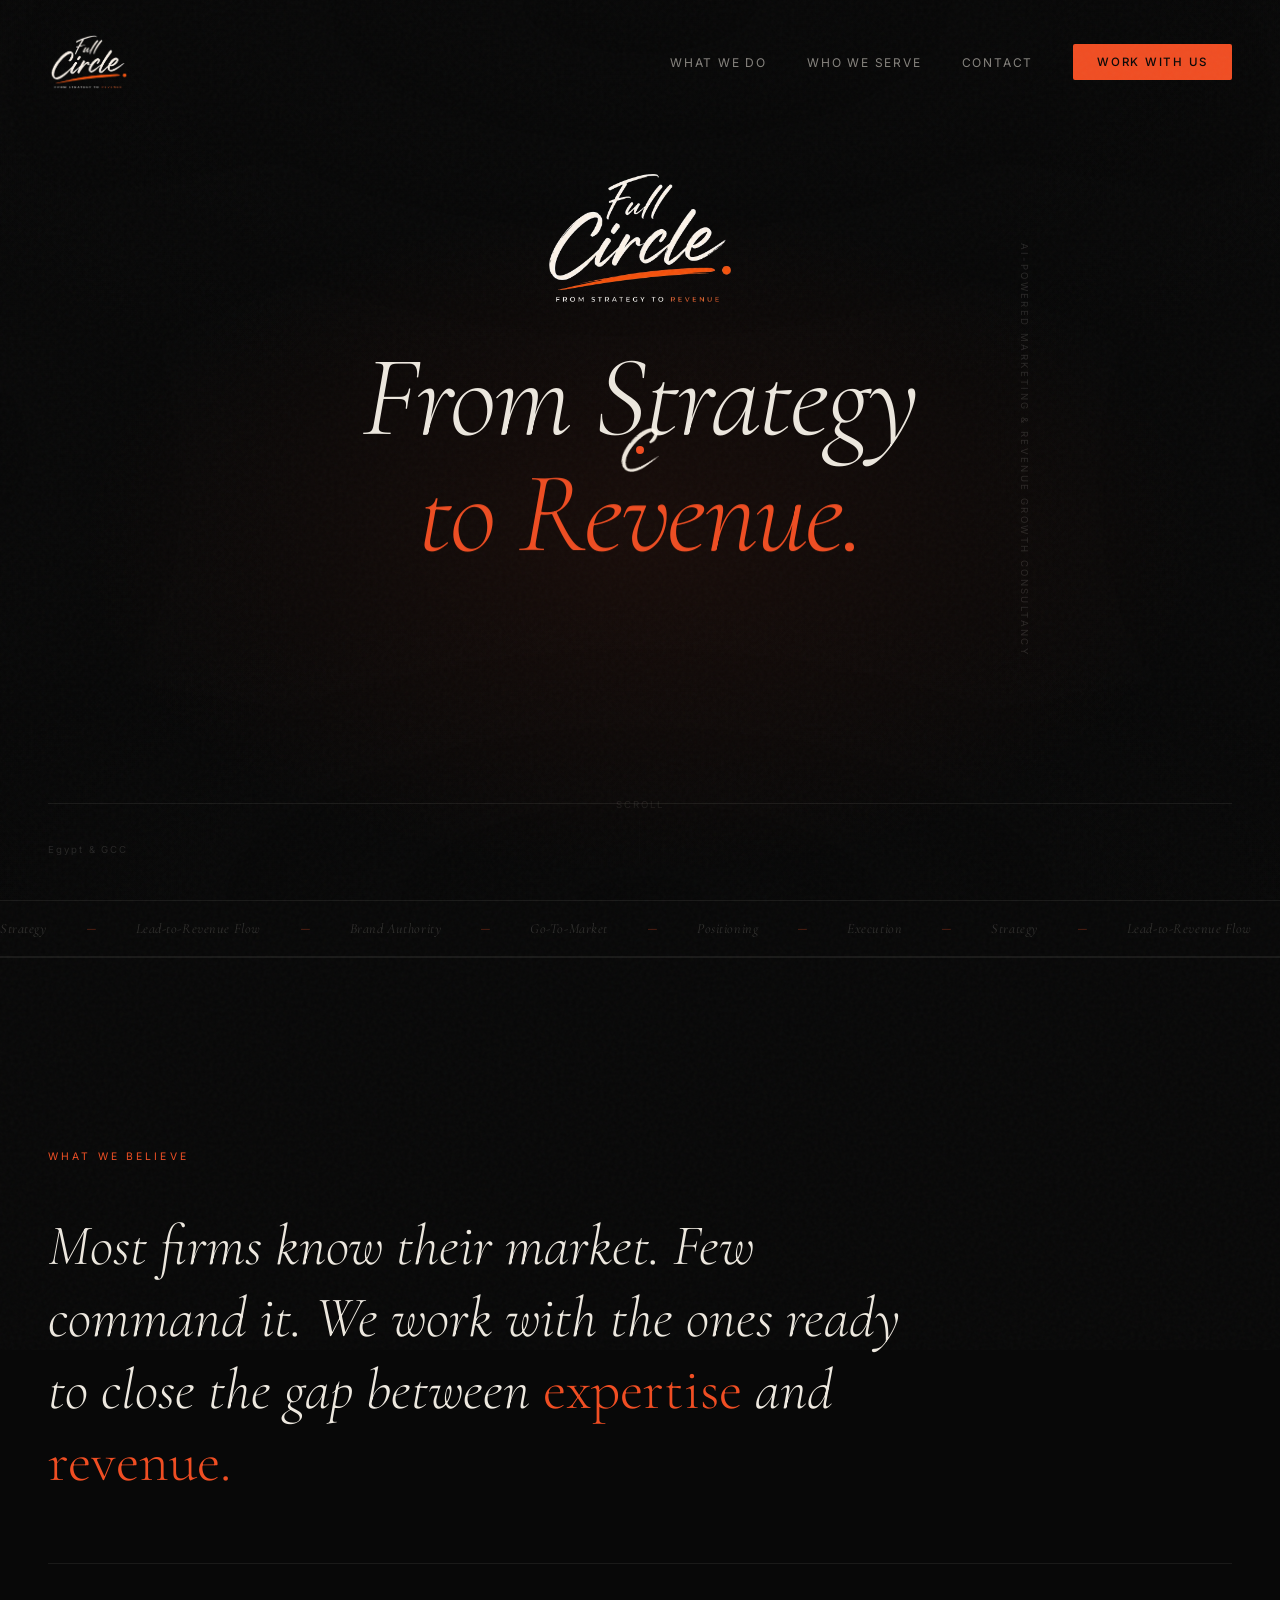
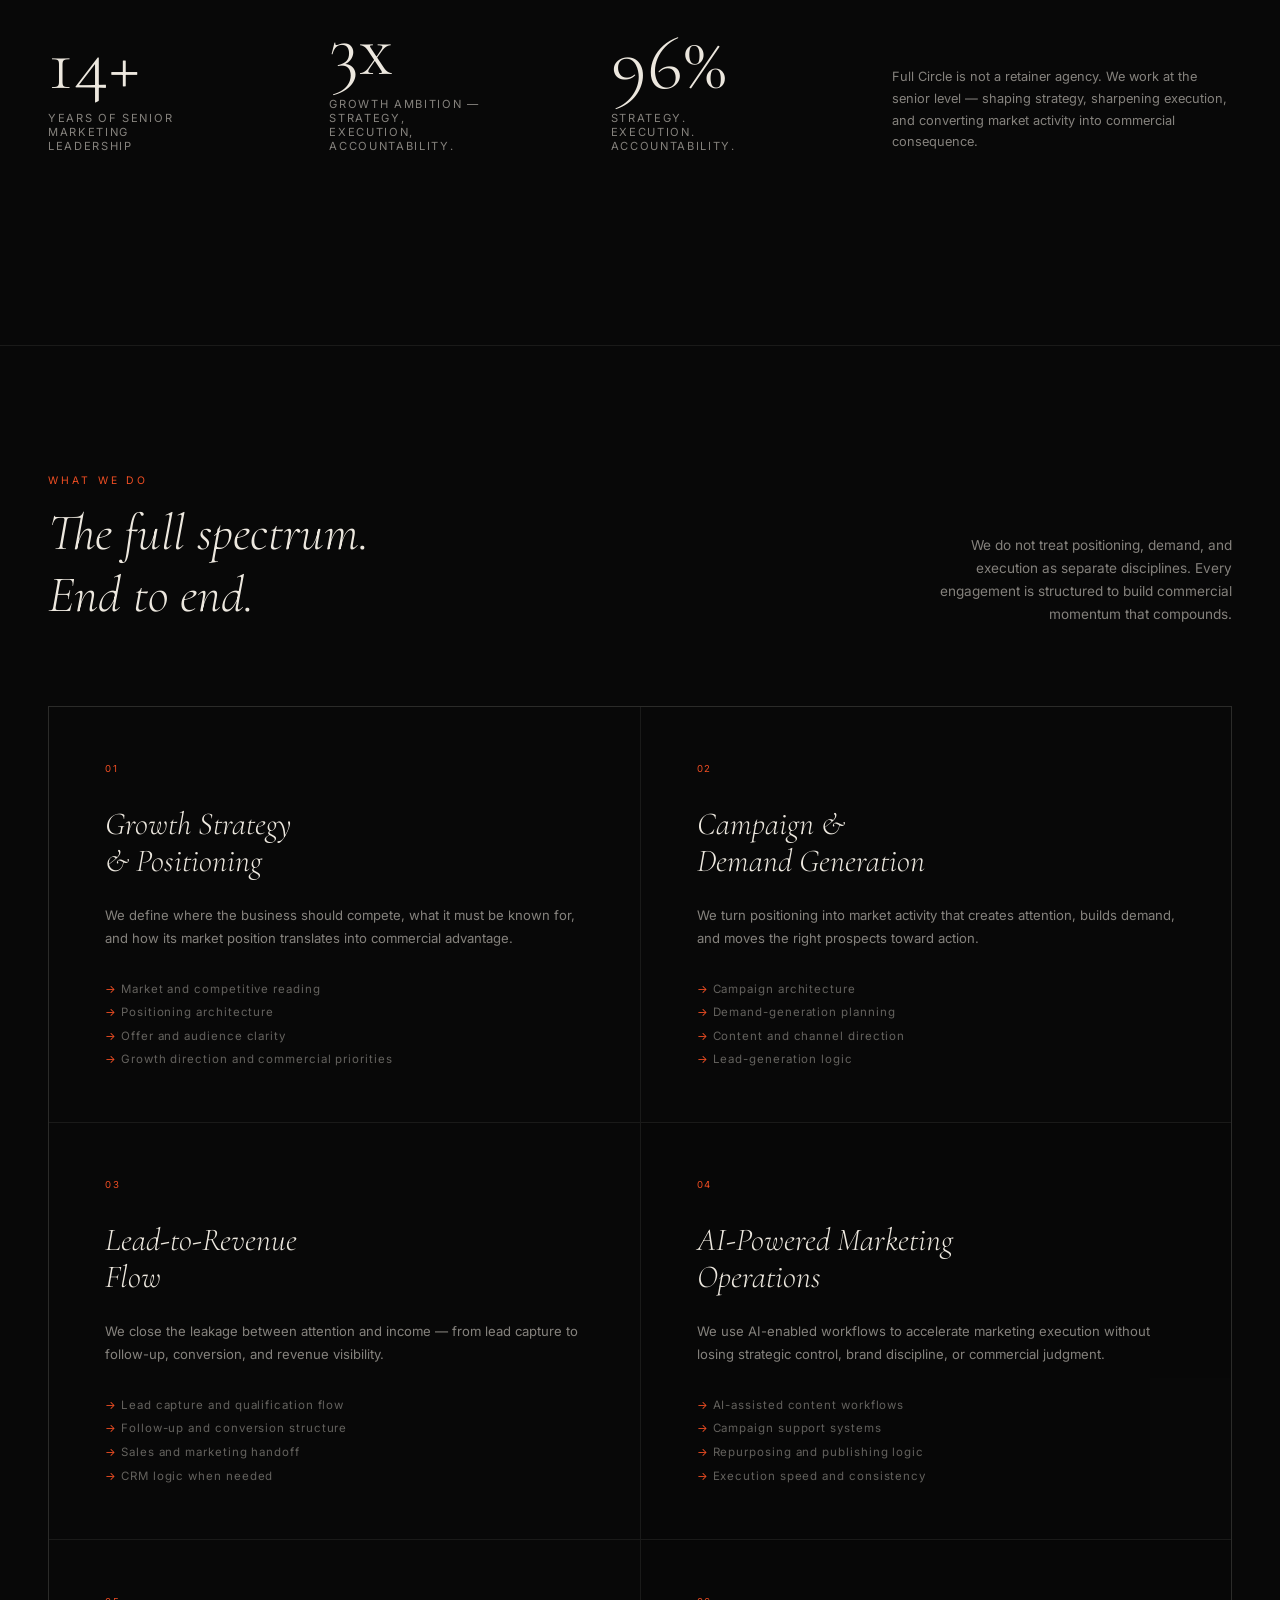
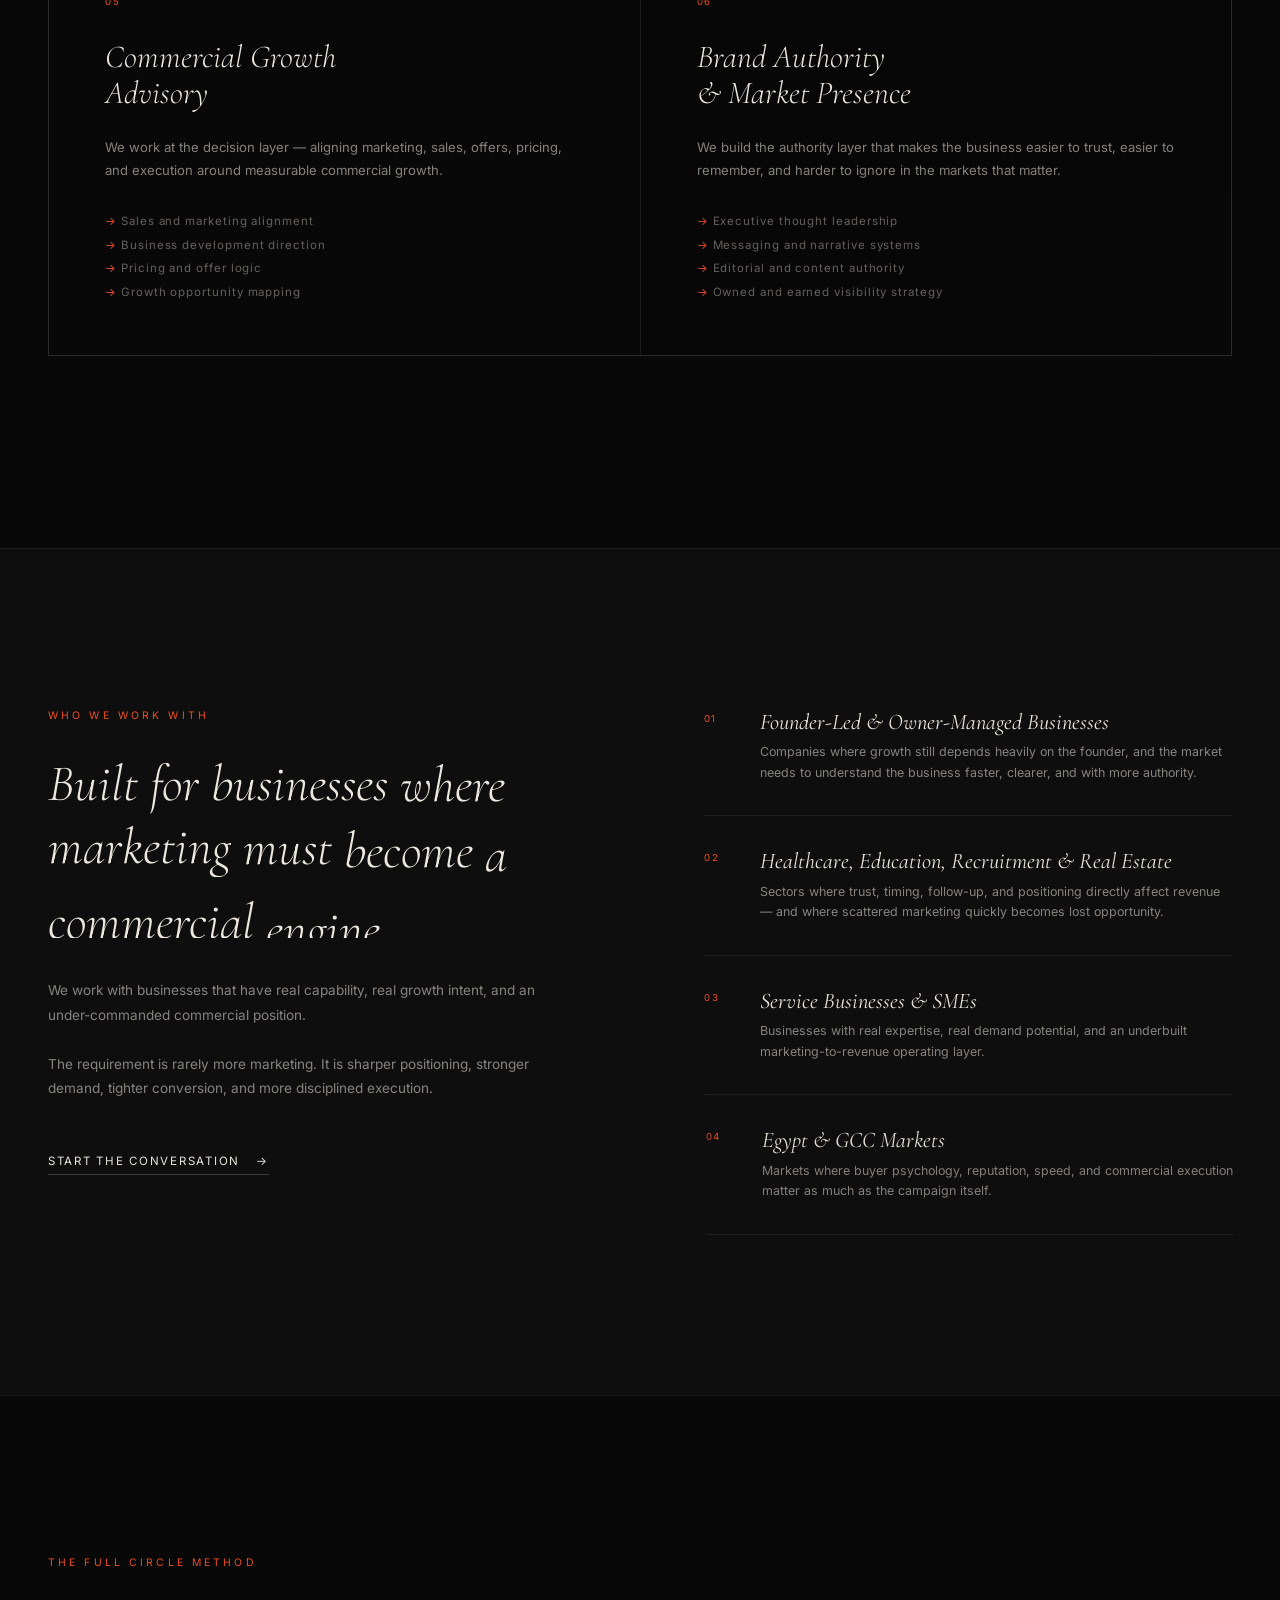
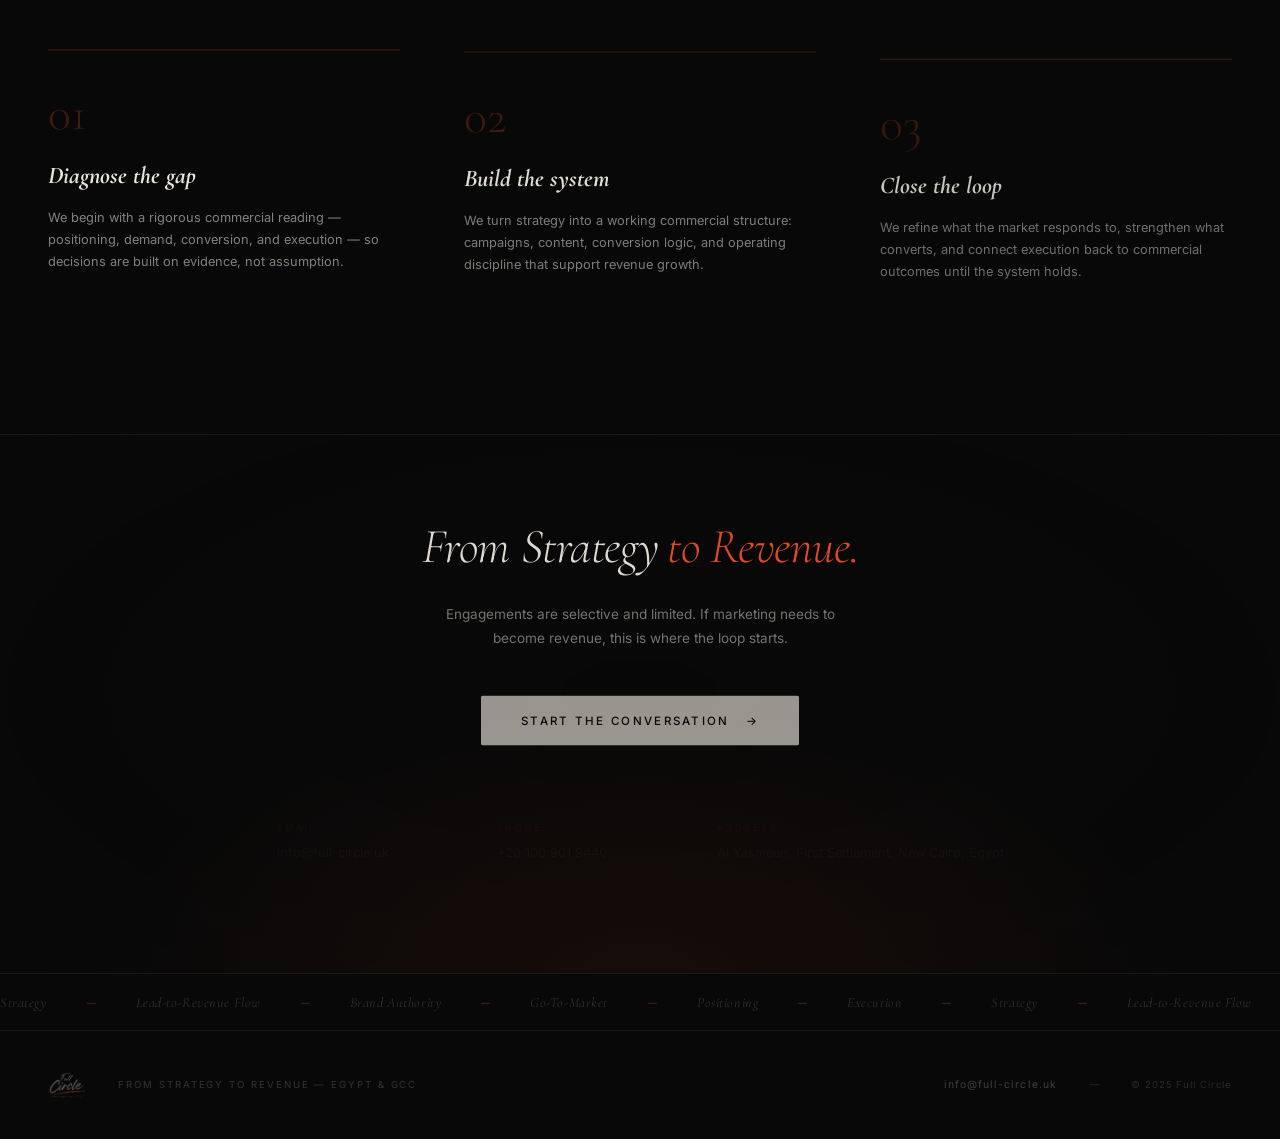
<file: index.html>
<!DOCTYPE html>
<html lang="en">
<head>
  <meta charset="UTF-8">
  <meta name="viewport" content="width=device-width, initial-scale=1.0">
  <title>Full Circle — From Strategy to Revenue</title>
  <meta name="description" content="Full Circle is a senior marketing and revenue growth consultancy for founder-led consultancies, advisory firms, and expert-led B2B businesses in Egypt and the GCC.">

  <!-- Preconnect -->
  <link rel="preconnect" href="https://fonts.googleapis.com">
  <link rel="preconnect" href="https://fonts.gstatic.com" crossorigin>

  <!-- Fonts -->
  <link href="https://fonts.googleapis.com/css2?family=Cormorant+Garamond:ital,wght@0,300;0,400;0,500;0,600;1,300;1,400;1,500;1,600&family=Inter:wght@300;400;500&display=swap" rel="stylesheet">

  <!-- Styles -->
  <link rel="stylesheet" href="assets/css/style.css?v=mobile-overflow-fix">

  <!-- Favicon -->
  <link rel="icon" type="image/svg+xml" href="assets/brand/icon/favicon.svg">
</head>
<body>

  <!-- ── Grain texture overlay ─────────────────────────── -->
  <div class="grain" aria-hidden="true"></div>

  <!-- ── Custom cursor ─────────────────────────────────── -->
  <div class="cursor"      aria-hidden="true"></div>
  <div class="cursor-ring" aria-hidden="true">
    <img
      class="cursor-c"
      src="assets/brand/icon/full_circle_cursor_c.png"
      alt=""
    >
  </div>

  <!-- ═══════════════════════════════════════════════════
       NAVIGATION
  ════════════════════════════════════════════════════ -->
  <nav role="navigation" aria-label="Main">
    <div class="nav-logo">
      <img
        class="nav-logo-full"
        src="assets/brand/logo/full_circle_logo_primary_color.svg"
        alt="Full Circle"
      >
      <img
        class="nav-logo-icon"
        src="assets/brand/icon/full_circle_icon_primary_color.svg"
        alt="Full Circle"
      >
    </div>

    <div class="nav-right">
      <a href="#services" class="nav-link">What We Do</a>
      <a href="#audience" class="nav-link">Who We Serve</a>
      <a href="#contact" class="nav-link">Contact</a>
      <a href="mailto:info@full-circle.uk" class="nav-cta">Work With Us</a>
    </div>
  </nav>

  <!-- ═══════════════════════════════════════════════════
       HERO
  ════════════════════════════════════════════════════ -->
  <section class="hero" aria-label="Hero">

    <!-- Atmospheric breathing glow -->
    <div class="hero-glow" aria-hidden="true"></div>

    <!-- Orange flare on entrance -->
    <div class="hero-flash" aria-hidden="true"></div>

    <!-- Video background -->
    <div class="hero-video-wrap" aria-hidden="true">
      <video class="hero-video" autoplay muted loop playsinline preload="auto" disablepictureinpicture>
        <source src="assets/video/hero-bg-v2.mp4" type="video/mp4">
      </video>
    </div>

    <!-- Cinematic scan-line entrance -->
    <div class="hero-scan" aria-hidden="true"></div>

    <!-- Core -->
    <div class="hero-inner">

      <!-- Primary colour brand mark -->
      <div class="hero-mark">
        <img
          src="assets/brand/logo/full_circle_logo_primary_color.svg"
          alt="Full Circle"
        >
      </div>

      <!-- Dominant statement -->
      <h1 class="hero-statement" aria-label="From Strategy to Revenue">
        <span class="hero-stmt-line">
          <span class="hero-stmt-inner">From Strategy</span>
        </span>
        <span class="hero-stmt-line">
          <span class="hero-stmt-inner is-accent">to Revenue.</span>
        </span>
      </h1>

    </div>

    <!-- Side label -->
    <span class="hero-side-label" aria-hidden="true">AI-Powered Marketing &amp; Revenue Growth Consultancy</span>

    <!-- Region -->
    <span class="hero-year" aria-hidden="true">Egypt &amp; GCC</span>

    <!-- Scroll cue -->
    <div class="hero-scroll" aria-hidden="true">
      <span>Scroll</span>
      <div class="hero-scroll-line"></div>
    </div>

  </section>

  <!-- ═══════════════════════════════════════════════════
       TICKER
  ════════════════════════════════════════════════════ -->
  <div class="ticker" aria-hidden="true">
    <div class="ticker-track">
      <span class="ticker-word">Strategy</span>
      <span class="ticker-sep">—</span>
      <span class="ticker-word">Lead-to-Revenue Flow</span>
      <span class="ticker-sep">—</span>
      <span class="ticker-word">Brand Authority</span>
      <span class="ticker-sep">—</span>
      <span class="ticker-word">Go-To-Market</span>
      <span class="ticker-sep">—</span>
      <span class="ticker-word">Positioning</span>
      <span class="ticker-sep">—</span>
      <span class="ticker-word">Execution</span>
      <span class="ticker-sep">—</span>
      <span class="ticker-word">Strategy</span>
      <span class="ticker-sep">—</span>
      <span class="ticker-word">Lead-to-Revenue Flow</span>
      <span class="ticker-sep">—</span>
      <span class="ticker-word">Brand Authority</span>
      <span class="ticker-sep">—</span>
      <span class="ticker-word">Go-To-Market</span>
      <span class="ticker-sep">—</span>
      <span class="ticker-word">Positioning</span>
      <span class="ticker-sep">—</span>
      <span class="ticker-word">Execution</span>
      <span class="ticker-sep">—</span>
    </div>
  </div>

  <!-- ═══════════════════════════════════════════════════
       MANIFESTO
  ════════════════════════════════════════════════════ -->
  <section class="manifesto" aria-label="Positioning">
    <div class="container">

      <p class="manifesto-label">What We Believe</p>

      <p class="manifesto-text">
        Most firms know their market.
        Few command it. We work with the ones
        ready to close the gap between
        <em>expertise</em> and <em>revenue.</em>
      </p>

      <div class="manifesto-aside">

        <div class="manifesto-stat">
          <span class="stat-number">
            <span class="count" data-target="15" data-suffix="+">0+</span>
          </span>
          <span class="stat-label">Years of senior marketing leadership</span>
        </div>

        <div class="manifesto-stat">
          <span class="stat-number">
            <span class="count" data-target="3" data-suffix="x">0x</span>
          </span>
          <span class="stat-label">Growth ambition — strategy, execution, accountability.</span>
        </div>

        <div class="manifesto-stat">
          <span class="stat-number">
            <span class="count" data-target="100" data-suffix="%">0%</span>
          </span>
          <span class="stat-label">Strategy. Execution. Accountability.</span>
        </div>

        <p class="manifesto-note">
          Full Circle is not a retainer agency.
          We work at the senior level — shaping strategy,
          sharpening execution, and converting market activity
          into commercial consequence.
        </p>

      </div>

    </div>
  </section>

  <!-- ═══════════════════════════════════════════════════
       SERVICES
  ════════════════════════════════════════════════════ -->
  <section class="services" id="services" aria-label="Services">
    <div class="container">

      <div class="services-header">
        <div>
          <p class="services-label">What We Do</p>
          <h2 class="services-headline">The full spectrum.<br>End to end.</h2>
        </div>
        <p class="services-intro">
          We do not treat positioning, demand, and execution
          as separate disciplines. Every engagement is structured
          to build commercial momentum that compounds.
        </p>
      </div>

      <div class="services-grid">

        <!-- 01 -->
        <article class="service-card">
          <span class="service-number">01</span>
          <h3 class="service-title">Growth Strategy<br>&amp; Positioning</h3>
          <p class="service-desc">
            We define where the business should compete, what it must
            be known for, and how its market position translates into
            commercial advantage.
          </p>
          <ul class="service-items">
            <li>Market and competitive reading</li>
            <li>Positioning architecture</li>
            <li>Offer and audience clarity</li>
            <li>Growth direction and commercial priorities</li>
          </ul>
        </article>

        <!-- 02 -->
        <article class="service-card">
          <span class="service-number">02</span>
          <h3 class="service-title">Campaign &amp;<br>Demand Generation</h3>
          <p class="service-desc">
            We turn positioning into market activity that creates
            attention, builds demand, and moves the right prospects
            toward action.
          </p>
          <ul class="service-items">
            <li>Campaign architecture</li>
            <li>Demand-generation planning</li>
            <li>Content and channel direction</li>
            <li>Lead-generation logic</li>
          </ul>
        </article>

        <!-- 03 -->
        <article class="service-card">
          <span class="service-number">03</span>
          <h3 class="service-title">Lead-to-Revenue<br>Flow</h3>
          <p class="service-desc">
            We close the leakage between attention and income — from
            lead capture to follow-up, conversion, and revenue visibility.
          </p>
          <ul class="service-items">
            <li>Lead capture and qualification flow</li>
            <li>Follow-up and conversion structure</li>
            <li>Sales and marketing handoff</li>
            <li>CRM logic when needed</li>
          </ul>
        </article>

        <!-- 04 -->
        <article class="service-card">
          <span class="service-number">04</span>
          <h3 class="service-title">AI-Powered Marketing<br>Operations</h3>
          <p class="service-desc">
            We use AI-enabled workflows to accelerate marketing
            execution without losing strategic control, brand discipline,
            or commercial judgment.
          </p>
          <ul class="service-items">
            <li>AI-assisted content workflows</li>
            <li>Campaign support systems</li>
            <li>Repurposing and publishing logic</li>
            <li>Execution speed and consistency</li>
          </ul>
        </article>

        <!-- 05 -->
        <article class="service-card">
          <span class="service-number">05</span>
          <h3 class="service-title">Commercial Growth<br>Advisory</h3>
          <p class="service-desc">
            We work at the decision layer — aligning marketing, sales,
            offers, pricing, and execution around measurable
            commercial growth.
          </p>
          <ul class="service-items">
            <li>Sales and marketing alignment</li>
            <li>Business development direction</li>
            <li>Pricing and offer logic</li>
            <li>Growth opportunity mapping</li>
          </ul>
        </article>

        <!-- 06 -->
        <article class="service-card">
          <span class="service-number">06</span>
          <h3 class="service-title">Brand Authority<br>&amp; Market Presence</h3>
          <p class="service-desc">
            We build the authority layer that makes the business
            easier to trust, easier to remember, and harder to ignore
            in the markets that matter.
          </p>
          <ul class="service-items">
            <li>Executive thought leadership</li>
            <li>Messaging and narrative systems</li>
            <li>Editorial and content authority</li>
            <li>Owned and earned visibility strategy</li>
          </ul>
        </article>

      </div>

    </div>
  </section>

  <!-- ═══════════════════════════════════════════════════
       AUDIENCE
  ════════════════════════════════════════════════════ -->
  <section class="audience" id="audience" aria-label="Who We Serve">
    <div class="container">
      <div class="audience-inner">

        <div class="audience-left">
          <span class="audience-label">Who We Work With</span>
          <h2 class="audience-headline">Built for businesses where marketing must become a commercial engine.</h2>
          <p class="audience-body">
            We work with businesses that have real capability, real
            growth intent, and an under-commanded commercial position.
            <br><br>
            The requirement is rarely more marketing. It is sharper
            positioning, stronger demand, tighter conversion, and more
            disciplined execution.
          </p>
          <a href="#contact" class="audience-cta-link">Start the conversation</a>
        </div>

        <div class="audience-right">
          <ul class="audience-list">

            <li class="audience-item">
              <span class="audience-item-number">01</span>
              <div class="audience-item-content">
                <p class="audience-item-title">Founder-Led &amp; Owner-Managed Businesses</p>
                <p class="audience-item-desc">
                  Companies where growth still depends heavily on the
                  founder, and the market needs to understand the
                  business faster, clearer, and with more authority.
                </p>
              </div>
            </li>

            <li class="audience-item">
              <span class="audience-item-number">02</span>
              <div class="audience-item-content">
                <p class="audience-item-title">Healthcare, Education, Recruitment &amp; Real Estate</p>
                <p class="audience-item-desc">
                  Sectors where trust, timing, follow-up, and positioning
                  directly affect revenue — and where scattered marketing
                  quickly becomes lost opportunity.
                </p>
              </div>
            </li>

            <li class="audience-item">
              <span class="audience-item-number">03</span>
              <div class="audience-item-content">
                <p class="audience-item-title">Service Businesses &amp; SMEs</p>
                <p class="audience-item-desc">
                  Businesses with real expertise, real demand potential,
                  and an underbuilt marketing-to-revenue operating layer.
                </p>
              </div>
            </li>

            <li class="audience-item">
              <span class="audience-item-number">04</span>
              <div class="audience-item-content">
                <p class="audience-item-title">Egypt & GCC Markets</p>
                <p class="audience-item-desc">
                  Markets where buyer psychology, reputation, speed,
                  and commercial execution matter as much as
                  the campaign itself.
                </p>
              </div>
            </li>

          </ul>
        </div>

      </div>
    </div>
  </section>

  <!-- ═══════════════════════════════════════════════════
       METHOD
  ════════════════════════════════════════════════════ -->
  <section class="method" aria-label="How We Work">
    <div class="container">

      <p class="method-label">The Full Circle Method</p>

      <div class="method-steps">

        <div class="method-step">
          <span class="method-step-num">01</span>
          <h3 class="method-step-title">Diagnose the gap</h3>
          <p class="method-step-desc">
            We begin with a rigorous commercial reading — positioning,
            demand, conversion, and execution — so decisions are
            built on evidence, not assumption.
          </p>
        </div>

        <div class="method-step">
          <span class="method-step-num">02</span>
          <h3 class="method-step-title">Build the system</h3>
          <p class="method-step-desc">
            We turn strategy into a working commercial structure:
            campaigns, content, conversion logic, and operating
            discipline that support revenue growth.
          </p>
        </div>

        <div class="method-step">
          <span class="method-step-num">03</span>
          <h3 class="method-step-title">Close the loop</h3>
          <p class="method-step-desc">
            We refine what the market responds to, strengthen what
            converts, and connect execution back to commercial
            outcomes until the system holds.
          </p>
        </div>

      </div>

    </div>
  </section>

  <!-- ═══════════════════════════════════════════════════
       CTA / CONTACT
  ════════════════════════════════════════════════════ -->
  <section class="cta-section" id="contact" aria-label="Contact">

    <!-- Video background — same treatment as hero -->
    <div class="cta-video-wrap" aria-hidden="true">
      <video class="cta-video" autoplay muted loop playsinline preload="auto" disablepictureinpicture>
        <source src="assets/video/hero-bg-v2.mp4" type="video/mp4">
      </video>
    </div>

    <div class="container">
      <div class="cta-inner">

        <span class="cta-eyebrow">
          <span class="cta-eyebrow-main">From Strategy</span>
          <span class="cta-eyebrow-accent">to Revenue.</span>
        </span>

        <p class="cta-sub">
          Engagements are selective and limited.
          If marketing needs to become revenue,
          this is where the loop starts.
        </p>

        <a href="mailto:info@full-circle.uk" class="cta-button">Start the Conversation</a>

        <div class="contact-grid">
          <div class="contact-item">
            <span class="contact-label">Email</span>
            <a href="mailto:info@full-circle.uk" class="contact-value">info@full-circle.uk</a>
          </div>
          <div class="contact-item">
            <span class="contact-label">Phone</span>
            <span class="contact-value">+20 100 901 9440</span>
          </div>
          <div class="contact-item">
            <span class="contact-label">Address</span>
            <span class="contact-value">Al Yasmeen, First Settlement, New Cairo, Egypt</span>
          </div>
        </div>

        <div class="social-links" aria-label="Social links">
          <a href="https://www.instagram.com/fullcircleeg/" class="social-link" aria-label="Instagram" target="_blank" rel="noopener noreferrer">
            <svg viewBox="0 0 24 24" aria-hidden="true">
              <rect x="3.2" y="3.2" width="17.6" height="17.6" rx="5"></rect>
              <circle cx="12" cy="12" r="4.1"></circle>
              <circle cx="17.4" cy="6.6" r="1"></circle>
            </svg>
          </a>
          <a href="https://www.linkedin.com/company/full-circle-eg/" class="social-link" aria-label="LinkedIn" target="_blank" rel="noopener noreferrer">
            <svg viewBox="0 0 24 24" aria-hidden="true">
              <rect x="4" y="9" width="3.1" height="11"></rect>
              <circle cx="5.55" cy="5.7" r="1.55"></circle>
              <path d="M10.2 9h3v1.5c.7-1 1.9-1.9 3.9-1.9 3.1 0 4.9 2 4.9 5.8V20h-3.2v-5.1c0-1.8-.7-3.1-2.4-3.1-1.3 0-2.1.9-2.4 1.8-.1.3-.1.7-.1 1.1V20h-3.2z"></path>
            </svg>
          </a>
          <a href="https://www.facebook.com/fullcirclemarketingagency/" class="social-link" aria-label="Facebook" target="_blank" rel="noopener noreferrer">
            <svg viewBox="0 0 24 24" aria-hidden="true">
              <path d="M13.7 20v-7h2.4l.4-2.8h-2.8V8.4c0-.8.2-1.4 1.4-1.4h1.5V4.5c-.3 0-1.1-.1-2.1-.1-2.1 0-3.6 1.3-3.6 3.8v2.1H8.5V13H11v7z"></path>
            </svg>
          </a>
        </div>

      </div>
    </div>
  </section>

  <!-- ═══════════════════════════════════════════════════
       FOOTER TICKER
  ════════════════════════════════════════════════════ -->
  <div class="ticker ticker--footer" aria-hidden="true">
    <div class="ticker-track ticker-track--rev">
      <span class="ticker-word">Strategy</span>
      <span class="ticker-sep">—</span>
      <span class="ticker-word">Lead-to-Revenue Flow</span>
      <span class="ticker-sep">—</span>
      <span class="ticker-word">Brand Authority</span>
      <span class="ticker-sep">—</span>
      <span class="ticker-word">Go-To-Market</span>
      <span class="ticker-sep">—</span>
      <span class="ticker-word">Positioning</span>
      <span class="ticker-sep">—</span>
      <span class="ticker-word">Execution</span>
      <span class="ticker-sep">—</span>
      <span class="ticker-word">Strategy</span>
      <span class="ticker-sep">—</span>
      <span class="ticker-word">Lead-to-Revenue Flow</span>
      <span class="ticker-sep">—</span>
      <span class="ticker-word">Brand Authority</span>
      <span class="ticker-sep">—</span>
      <span class="ticker-word">Go-To-Market</span>
      <span class="ticker-sep">—</span>
      <span class="ticker-word">Positioning</span>
      <span class="ticker-sep">—</span>
      <span class="ticker-word">Execution</span>
      <span class="ticker-sep">—</span>
    </div>
  </div>

  <!-- ═══════════════════════════════════════════════════
       FOOTER
  ════════════════════════════════════════════════════ -->
  <footer role="contentinfo">

    <div class="footer-left">
      <img class="footer-logo" src="assets/brand/logo/full_circle_logo_primary_color.svg" alt="Full Circle">
      <span class="footer-tagline">From Strategy to Revenue — Egypt &amp; GCC</span>
    </div>

    <div class="footer-right">
      <a href="mailto:info@full-circle.uk" class="footer-link">info@full-circle.uk</a>
      <span class="footer-sep" aria-hidden="true">—</span>
      <span class="footer-copy">© 2025 Full Circle</span>
    </div>

  </footer>

  <!-- ── GSAP ───────────────────────────────────────────── -->
  <script src="assets/js/gsap.min.js"></script>
  <script src="assets/js/ScrollTrigger.min.js"></script>

  <!-- ── Site JS ────────────────────────────────────────── -->
  <script src="assets/js/main.js"></script>

</body>
</html>
</file>
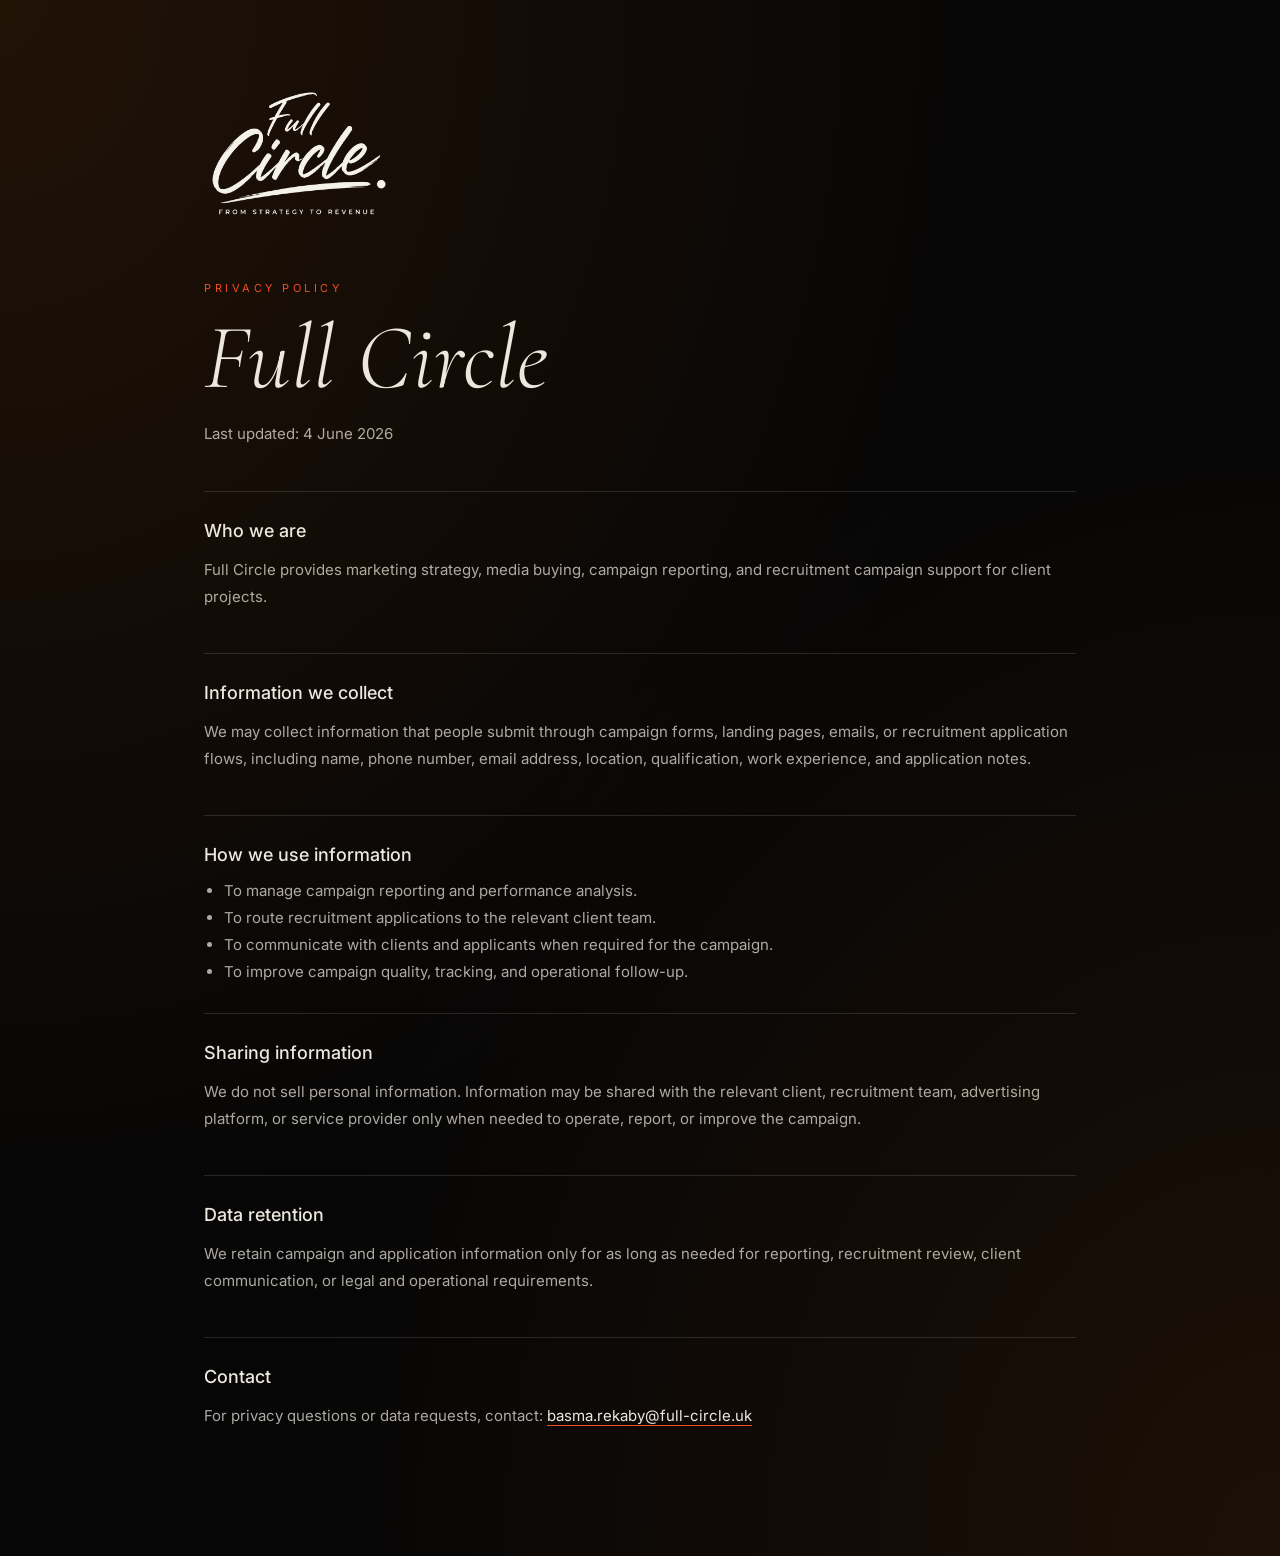
<file: privacy/index.html>
<!DOCTYPE html>
<html lang="en">
<head>
  <meta charset="UTF-8">
  <meta name="viewport" content="width=device-width, initial-scale=1.0">
  <title>Privacy Policy | Full Circle</title>
  <meta name="description" content="Full Circle privacy policy for campaign reporting, recruitment tracking, and client communication.">
  <link rel="preconnect" href="https://fonts.googleapis.com">
  <link rel="preconnect" href="https://fonts.gstatic.com" crossorigin>
  <link href="https://fonts.googleapis.com/css2?family=Cormorant+Garamond:ital,wght@0,300;0,400;1,300;1,400&family=Inter:wght@300;400;500;600&display=swap" rel="stylesheet">
  <link rel="icon" type="image/svg+xml" href="../assets/brand/icon/full_circle_icon_primary_color.svg">
  <style>
    :root {
      --bg: #060606;
      --cream: #ede8df;
      --cream-dim: rgba(237, 232, 223, 0.72);
      --orange: #f04e23;
      --line: rgba(237, 232, 223, 0.14);
      --serif: "Cormorant Garamond", Georgia, serif;
      --sans: "Inter", system-ui, sans-serif;
    }

    * { box-sizing: border-box; }

    body {
      margin: 0;
      min-height: 100vh;
      font-family: var(--sans);
      color: var(--cream);
      background:
        radial-gradient(ellipse at top left, rgba(92, 44, 6, 0.32), transparent 56%),
        radial-gradient(ellipse at bottom right, rgba(92, 44, 6, 0.26), transparent 54%),
        var(--bg);
    }

    main {
      width: min(100%, 920px);
      margin: 0 auto;
      padding: clamp(32px, 7vw, 84px) 24px;
    }

    img {
      width: 190px;
      height: auto;
      margin-bottom: 52px;
    }

    .label {
      margin: 0 0 16px;
      color: var(--orange);
      font-size: 11px;
      letter-spacing: 0.32em;
      text-transform: uppercase;
    }

    h1 {
      margin: 0 0 18px;
      font-family: var(--serif);
      font-size: clamp(54px, 9vw, 92px);
      font-weight: 300;
      font-style: italic;
      line-height: 0.95;
    }

    .updated {
      margin: 0 0 44px;
      color: var(--cream-dim);
    }

    section {
      padding: 28px 0;
      border-top: 1px solid var(--line);
    }

    h2 {
      margin: 0 0 12px;
      font-size: 18px;
      font-weight: 500;
    }

    p, li {
      color: var(--cream-dim);
      font-size: 15px;
      line-height: 1.8;
    }

    ul {
      margin: 0;
      padding-left: 20px;
    }

    a {
      color: var(--cream);
      text-decoration-color: var(--orange);
      text-underline-offset: 4px;
    }
  </style>
</head>
<body>
  <main>
    <img src="../assets/brand/logo/full_circle_logo_white.svg" alt="Full Circle">
    <p class="label">Privacy Policy</p>
    <h1>Full Circle</h1>
    <p class="updated">Last updated: 4 June 2026</p>

    <section>
      <h2>Who we are</h2>
      <p>Full Circle provides marketing strategy, media buying, campaign reporting, and recruitment campaign support for client projects.</p>
    </section>

    <section>
      <h2>Information we collect</h2>
      <p>We may collect information that people submit through campaign forms, landing pages, emails, or recruitment application flows, including name, phone number, email address, location, qualification, work experience, and application notes.</p>
    </section>

    <section>
      <h2>How we use information</h2>
      <ul>
        <li>To manage campaign reporting and performance analysis.</li>
        <li>To route recruitment applications to the relevant client team.</li>
        <li>To communicate with clients and applicants when required for the campaign.</li>
        <li>To improve campaign quality, tracking, and operational follow-up.</li>
      </ul>
    </section>

    <section>
      <h2>Sharing information</h2>
      <p>We do not sell personal information. Information may be shared with the relevant client, recruitment team, advertising platform, or service provider only when needed to operate, report, or improve the campaign.</p>
    </section>

    <section>
      <h2>Data retention</h2>
      <p>We retain campaign and application information only for as long as needed for reporting, recruitment review, client communication, or legal and operational requirements.</p>
    </section>

    <section>
      <h2>Contact</h2>
      <p>For privacy questions or data requests, contact: <a href="mailto:basma.rekaby@full-circle.uk">basma.rekaby@full-circle.uk</a></p>
    </section>
  </main>
</body>
</html>
</file>
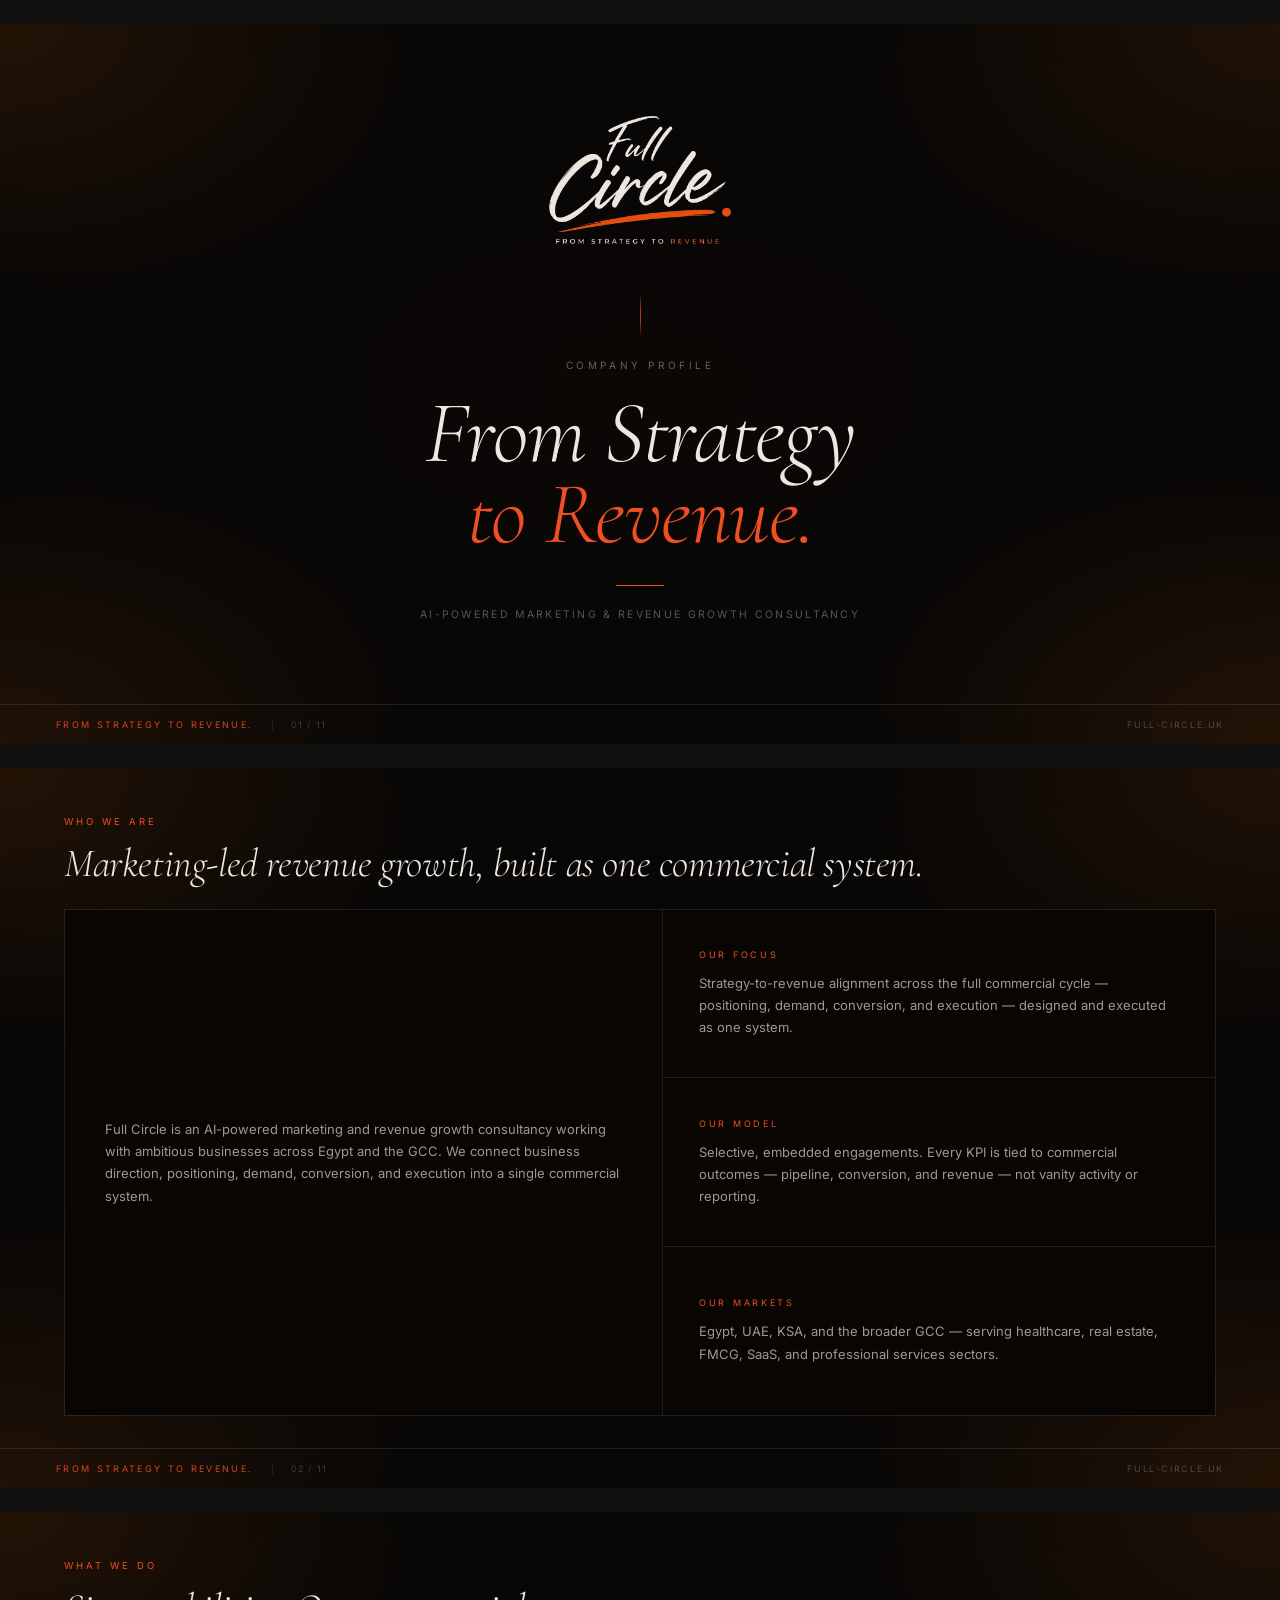
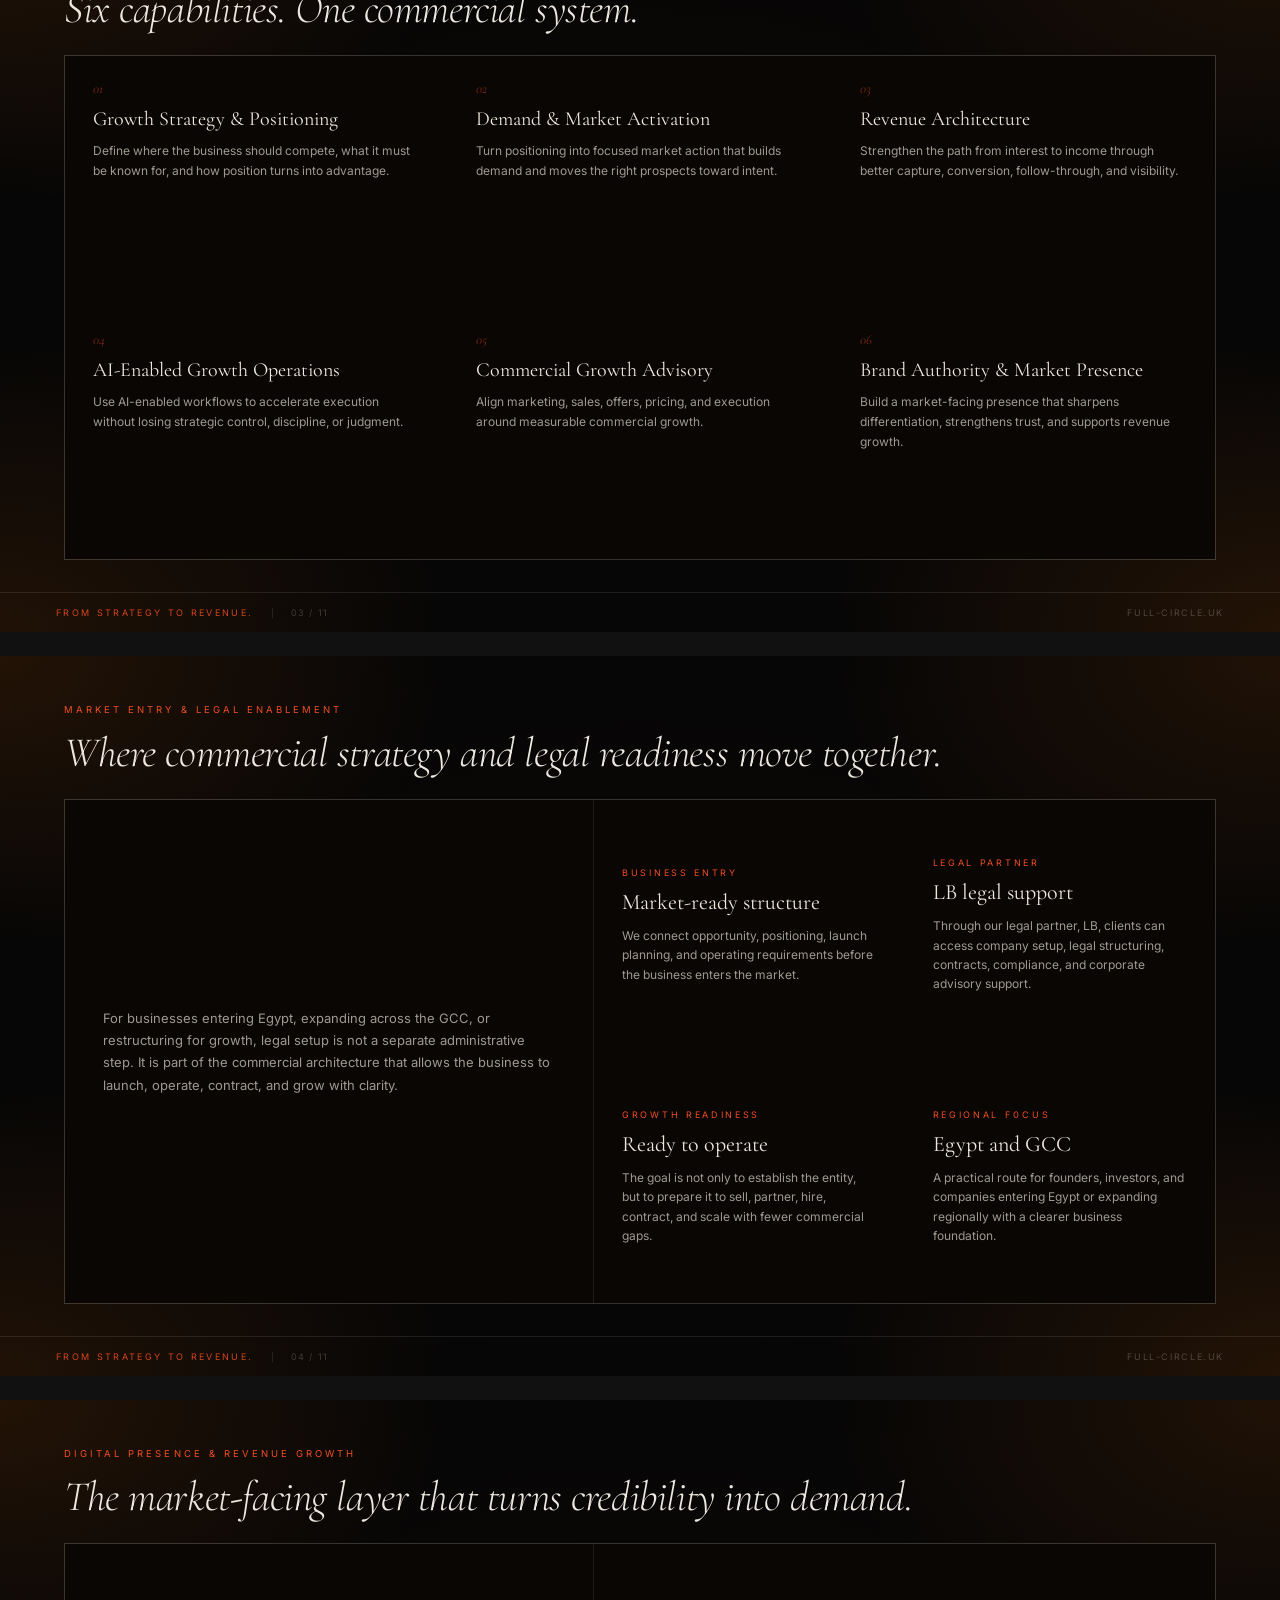
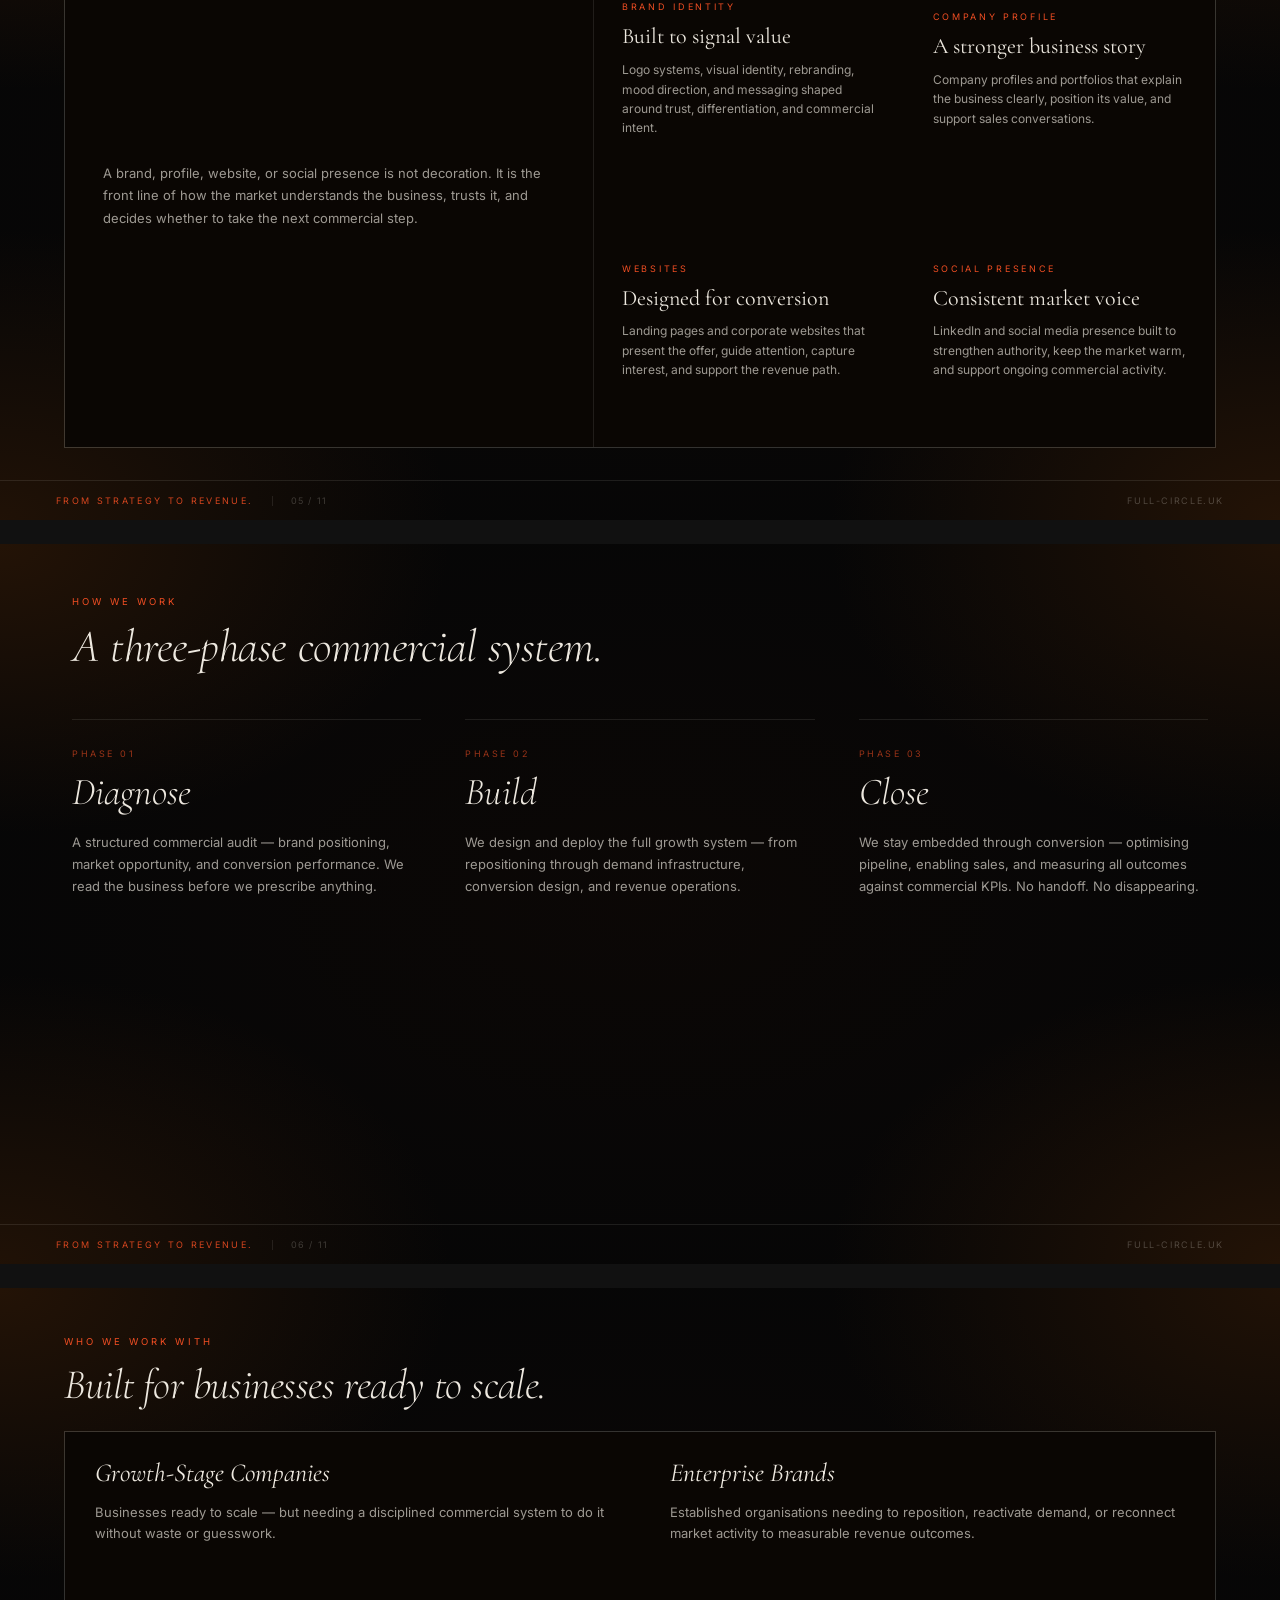
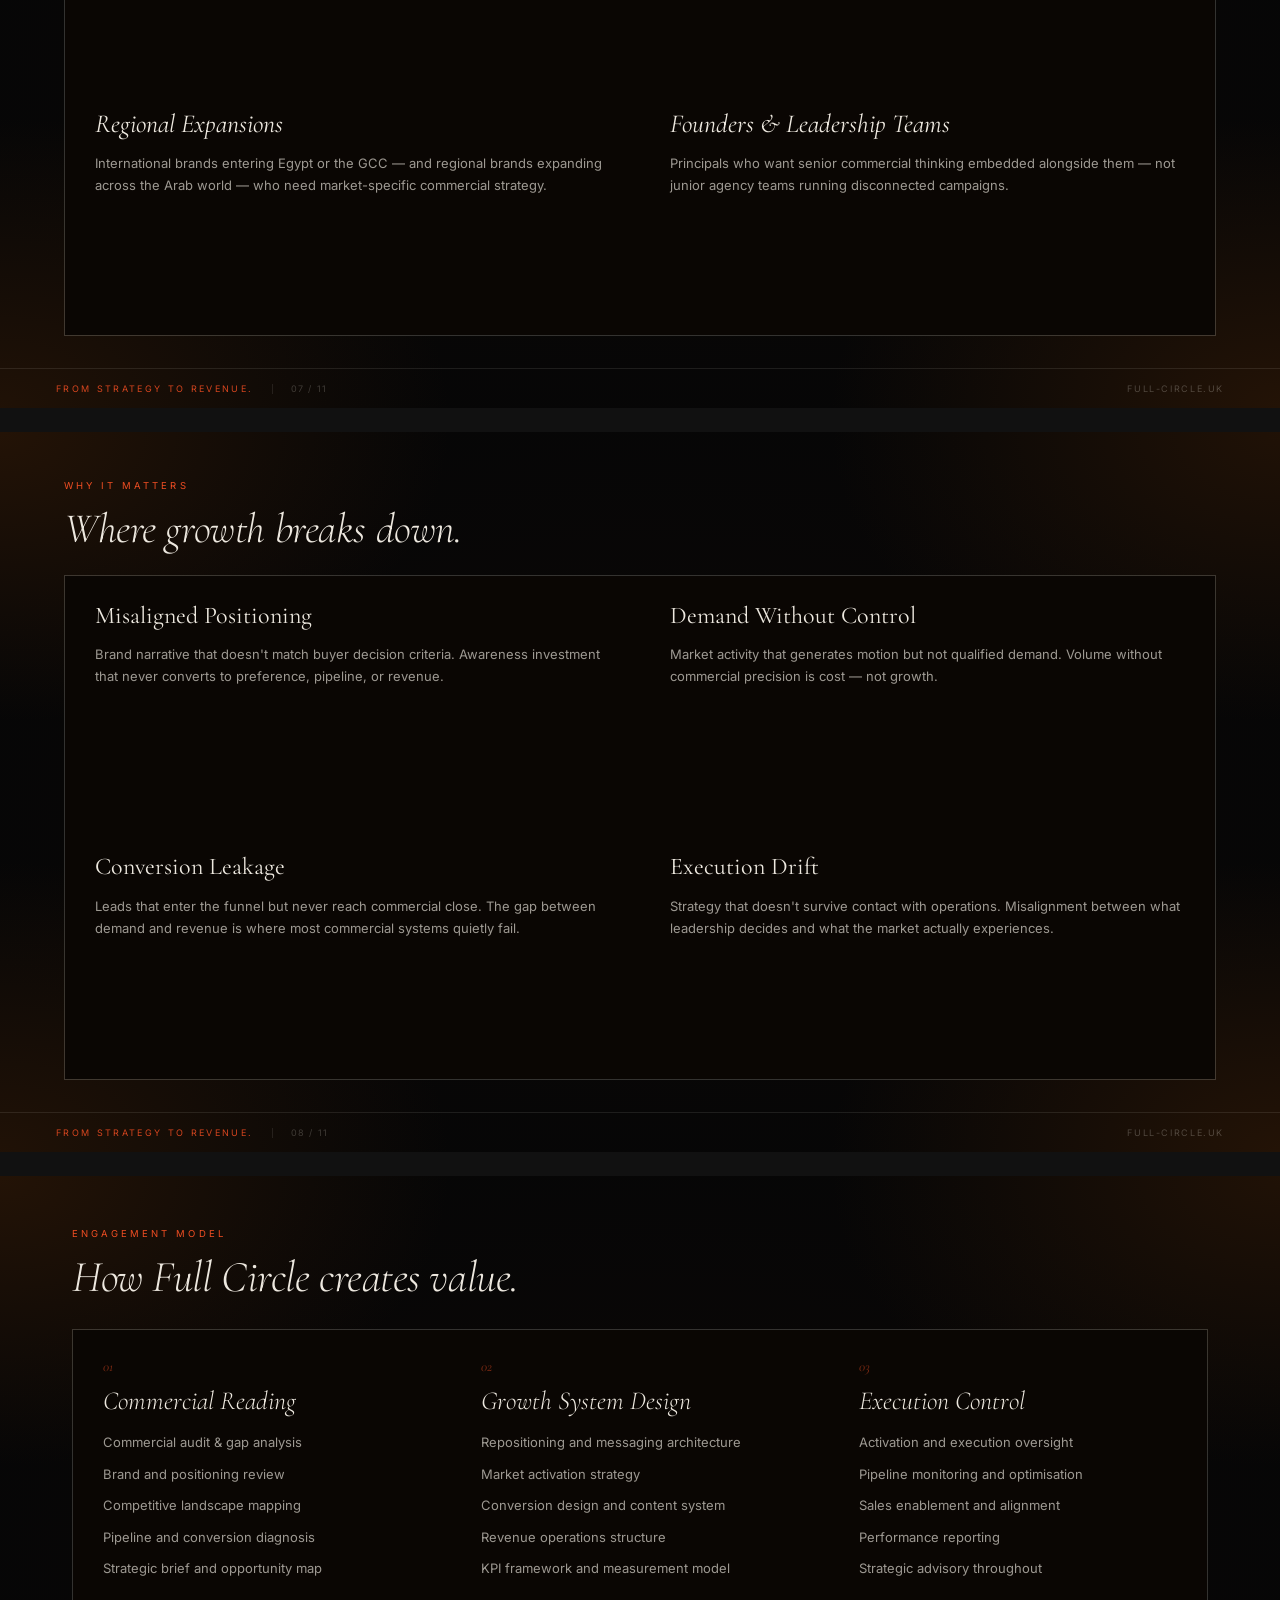
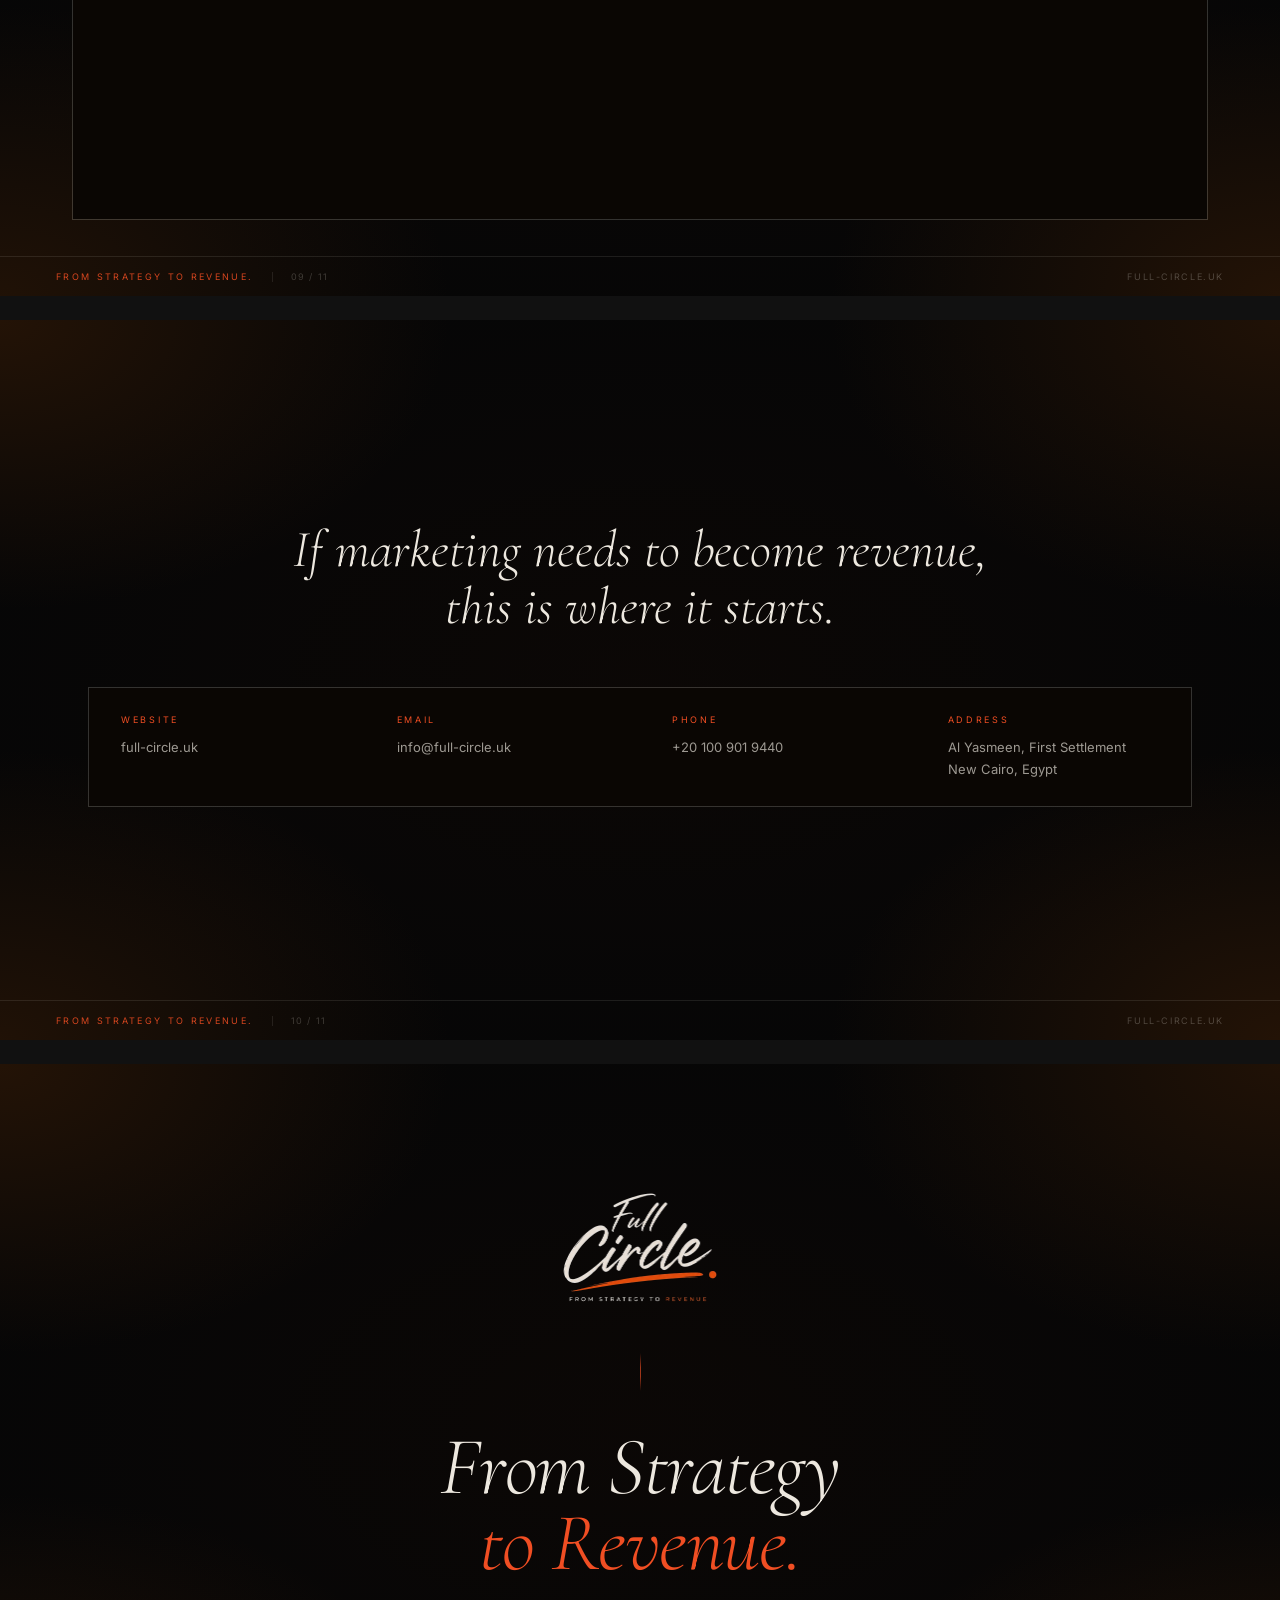
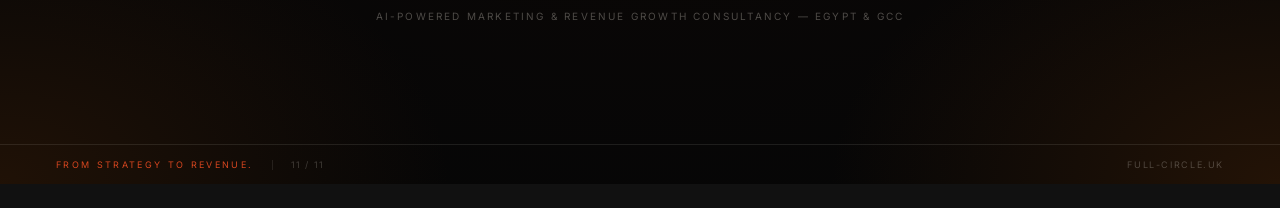
<file: profile/index.html>
<!DOCTYPE html>
<html lang="en">
<head>
  <meta charset="UTF-8">
  <meta name="viewport" content="width=1280">
  <title>Full Circle — Company Profile</title>
  <link rel="preconnect" href="https://fonts.googleapis.com">
  <link rel="preconnect" href="https://fonts.gstatic.com" crossorigin>
  <link href="https://fonts.googleapis.com/css2?family=Cormorant+Garamond:ital,wght@0,300;0,400;0,500;1,300;1,400;1,500&family=Inter:wght@300;400;500&display=swap" rel="stylesheet">
  <style>
    *, *::before, *::after { box-sizing: border-box; margin: 0; padding: 0; }

    :root {
      --bg:          #060606;
      --cream:       #EDE8DF;
      --cream-dim:   rgba(237,232,223,0.65);
      --cream-faint: rgba(237,232,223,0.22);
      --orange:      #F04E23;
      --divider:     rgba(237,232,223,0.10);
      --cell-bg:     rgba(10,6,3,0.98);
      --serif:       'Cormorant Garamond', Georgia, serif;
      --sans:        'Inter', system-ui, sans-serif;
    }

    html, body {
      background: #111;
      font-family: var(--sans);
      color: var(--cream);
      -webkit-font-smoothing: antialiased;
    }

    .deck {
      display: flex;
      flex-direction: column;
      align-items: center;
      gap: 24px;
      padding: 24px;
    }

    /* ── Single slide ── */
    .slide {
      position: relative;
      width: 1280px;
      height: 720px;
      background: var(--bg);
      overflow: hidden;
      flex-shrink: 0;
    }

    /* Brownish corner vignettes */
    .slide::before {
      content: '';
      position: absolute;
      inset: 0;
      background:
        radial-gradient(ellipse 54% 62% at   0%   0%, rgba(92,44,6,0.34) 0%, transparent 65%),
        radial-gradient(ellipse 54% 62% at 100%   0%, rgba(92,44,6,0.30) 0%, transparent 65%),
        radial-gradient(ellipse 54% 62% at   0% 100%, rgba(92,44,6,0.30) 0%, transparent 65%),
        radial-gradient(ellipse 54% 62% at 100% 100%, rgba(92,44,6,0.34) 0%, transparent 65%);
      pointer-events: none;
      z-index: 1;
    }

    .slide::after {
      content: '';
      position: absolute;
      inset: 0;
      background: radial-gradient(ellipse 80% 80% at 50% 50%, rgba(38,14,4,0.16) 0%, transparent 70%);
      pointer-events: none;
      z-index: 1;
    }

    /* ── Content layer ── */
    .slide-inner {
      position: relative;
      z-index: 2;
      width: 100%;
      height: calc(100% - 40px);
      display: flex;
      flex-direction: column;
    }

    /* ── Footer bar ── */
    .slide-foot {
      position: absolute;
      bottom: 0; left: 0; right: 0;
      height: 40px;
      border-top: 1px solid var(--divider);
      display: flex;
      align-items: center;
      justify-content: space-between;
      padding: 0 56px;
      z-index: 10;
    }
    .slide-foot-left {
      display: flex;
      align-items: center;
      gap: 18px;
    }
    .slide-foot-tagline {
      font-family: var(--sans);
      font-size: 9px;
      letter-spacing: 0.26em;
      text-transform: uppercase;
      color: var(--orange);
      opacity: 0.88;
    }
    .slide-foot-sep {
      width: 1px;
      height: 10px;
      background: var(--divider);
    }
    .slide-foot-num {
      font-family: var(--sans);
      font-size: 9px;
      letter-spacing: 0.14em;
      color: rgba(237,232,223,0.22);
    }
    .slide-foot-url {
      font-family: var(--sans);
      font-size: 9px;
      letter-spacing: 0.18em;
      text-transform: uppercase;
      color: rgba(237,232,223,0.26);
    }

    /* ── Shared type ── */
    .slide-label {
      display: block;
      font-family: var(--sans);
      font-size: 9.5px;
      letter-spacing: 0.32em;
      text-transform: uppercase;
      color: var(--orange);
      margin-bottom: 16px;
    }
    .slide-headline {
      font-family: var(--serif);
      font-weight: 300;
      font-style: italic;
      color: var(--cream);
      line-height: 1.04;
      letter-spacing: -0.01em;
    }

    /* ═══════════════════════════════════════
       SLIDE 1 — COVER
    ═══════════════════════════════════════ */
    .slide-cover .slide-inner {
      align-items: center;
      justify-content: center;
      text-align: center;
    }
    .cover-logo {
      width: 200px;
      height: auto;
      margin-bottom: 40px;
      opacity: 0.95;
    }
    .cover-vline {
      width: 1px;
      height: 44px;
      background: linear-gradient(180deg, transparent 0%, rgba(240,78,35,0.7) 38%, rgba(240,78,35,0.7) 62%, transparent 100%);
      margin: 0 auto 22px;
    }
    .cover-kicker {
      font-family: var(--sans);
      font-size: 10px;
      letter-spacing: 0.36em;
      text-transform: uppercase;
      color: rgba(237,232,223,0.4);
      margin-bottom: 22px;
    }
    .cover-headline {
      font-family: var(--serif);
      font-size: 88px;
      font-weight: 300;
      font-style: italic;
      color: var(--cream);
      line-height: 0.92;
      letter-spacing: -0.015em;
      margin-bottom: 30px;
    }
    .cover-headline .accent { color: var(--orange); }
    .cover-rule {
      width: 48px;
      height: 1px;
      background: var(--orange);
      margin: 0 auto 22px;
    }
    .cover-sub {
      font-family: var(--sans);
      font-size: 10.5px;
      letter-spacing: 0.22em;
      text-transform: uppercase;
      color: rgba(237,232,223,0.35);
    }

    /* ═══════════════════════════════════════
       SLIDE 2 — WHO WE ARE
       Same structure as all other slides:
       header (label + headline) → bordered box below
    ═══════════════════════════════════════ */
    .slide-who .slide-inner {
      padding: 48px 64px 32px;
      flex-direction: column;
    }

    .who-header .slide-headline {
      font-size: 40px;
      margin-bottom: 0;
    }

    .who-body-row {
      display: flex;
      flex-direction: row;
      flex: 1;
      margin-top: 24px;
      border: 1px solid var(--divider);
    }

    .who-left {
      width: 52%;
      background: var(--cell-bg);
      padding: 36px 40px;
      display: flex;
      align-items: center;
      border-right: 1px solid var(--divider);
    }

    .who-intro {
      font-family: var(--sans);
      font-size: 13px;
      color: var(--cream-dim);
      line-height: 1.72;
    }

    .who-left-rule {
      width: 32px;
      height: 1.5px;
      background: var(--orange);
      margin-bottom: 22px;
      opacity: 0.75;
    }

    .who-right {
      width: 48%;
      display: flex;
      flex-direction: column;
    }

    .who-pillar {
      flex: 1;
      background: var(--cell-bg);
      padding: 20px 36px;
      display: flex;
      flex-direction: column;
      justify-content: center;
      border-bottom: 1px solid var(--divider);
    }
    .who-pillar:last-child {
      border-bottom: none;
    }

    .who-pillar-label {
      display: block;
      font-family: var(--sans);
      font-size: 9px;
      letter-spacing: 0.30em;
      text-transform: uppercase;
      color: var(--orange);
      margin-bottom: 12px;
    }
    .who-pillar-text {
      font-family: var(--sans);
      font-size: 13px;
      color: var(--cream-dim);
      line-height: 1.7;
    }

    /* ═══════════════════════════════════════
       SLIDE 3 — WHAT WE DO
    ═══════════════════════════════════════ */
    .slide-services .slide-inner {
      padding: 48px 64px 32px;
    }
    .slide-services .slide-headline {
      font-size: 42px;
      margin-bottom: 0;
    }
    .services-grid {
      display: grid;
      grid-template-columns: repeat(3, 1fr);
      grid-template-rows: repeat(2, 1fr);
      gap: 0;
      background: var(--divider);
      border: 1px solid var(--divider);
      flex: 1;
      margin-top: 24px;
    }
    .service-item {
      background: var(--cell-bg);
      padding: 24px 28px;
      display: flex;
      flex-direction: column;
    }
    .service-num {
      font-family: var(--serif);
      font-size: 14px;
      font-style: italic;
      color: var(--orange);
      opacity: 0.48;
      margin-bottom: 10px;
    }
    .service-name {
      font-family: var(--serif);
      font-size: 20px;
      font-weight: 400;
      color: var(--cream);
      line-height: 1.2;
      margin-bottom: 10px;
    }
    .service-desc {
      font-family: var(--sans);
      font-size: 12px;
      color: var(--cream-dim);
      line-height: 1.66;
    }

    /* ═══════════════════════════════════════
       SLIDES 4-5 — EXTENDED COMMERCIAL CAPABILITIES
    ═══════════════════════════════════════ */
    .slide-extension .slide-inner {
      padding: 48px 64px 32px;
    }
    .slide-extension .slide-headline {
      font-size: 42px;
      margin-bottom: 0;
    }
    .extension-layout {
      display: grid;
      grid-template-columns: 46% 54%;
      flex: 1;
      margin-top: 24px;
      border: 1px solid var(--divider);
      background: var(--divider);
    }
    .extension-lead {
      background: var(--cell-bg);
      padding: 36px 38px;
      border-right: 1px solid var(--divider);
      display: flex;
      flex-direction: column;
      justify-content: center;
    }
    .extension-rule {
      display: none;
    }
    .extension-lead-text {
      font-family: var(--sans);
      font-size: 13px;
      color: var(--cream-dim);
      line-height: 1.72;
    }
    .extension-points {
      display: grid;
      grid-template-columns: repeat(2, 1fr);
      grid-template-rows: repeat(2, 1fr);
      gap: 0;
      background: var(--divider);
    }
    .extension-point {
      background: var(--cell-bg);
      padding: 24px 28px;
      display: flex;
      flex-direction: column;
      justify-content: center;
    }
    .extension-point-label {
      display: block;
      font-family: var(--sans);
      font-size: 9px;
      letter-spacing: 0.30em;
      text-transform: uppercase;
      color: var(--orange);
      margin-bottom: 12px;
    }
    .extension-point-title {
      font-family: var(--serif);
      font-size: 22px;
      font-weight: 400;
      color: var(--cream);
      line-height: 1.18;
      margin-bottom: 10px;
    }
    .extension-point-text {
      font-family: var(--sans);
      font-size: 12px;
      color: var(--cream-dim);
      line-height: 1.62;
    }

    /* ═══════════════════════════════════════
       SLIDE 6 — HOW WE WORK
       Open columns — content anchors to top, empty space dissolves
       into the dark slide background. No filled card boxes.
    ═══════════════════════════════════════ */
    .slide-method .slide-inner {
      padding: 52px 72px 48px;
    }
    .slide-method .slide-headline {
      font-size: 46px;
      margin-bottom: 0;
    }
    .method-steps {
      display: grid;
      grid-template-columns: repeat(3, 1fr);
      gap: 44px;
      flex: 1;
      margin-top: 48px;
    }
    .method-step {
      border-top: 1px solid var(--divider);
      padding-top: 28px;
      display: flex;
      flex-direction: column;
    }
    .method-step-num {
      display: block;
      font-family: var(--sans);
      font-size: 9px;
      letter-spacing: 0.28em;
      text-transform: uppercase;
      color: var(--orange);
      opacity: 0.62;
      margin-bottom: 14px;
    }
    .method-step-name {
      font-family: var(--serif);
      font-size: 38px;
      font-weight: 300;
      font-style: italic;
      color: var(--cream);
      line-height: 1.0;
      margin-bottom: 20px;
    }
    .method-step-rule {
      width: 24px;
      height: 1px;
      background: var(--orange);
      opacity: 0.5;
      margin-bottom: 20px;
    }
    .method-step-desc {
      font-family: var(--sans);
      font-size: 13px;
      color: var(--cream-dim);
      line-height: 1.7;
    }

    /* ═══════════════════════════════════════
       SLIDE 7 — WHO WE WORK WITH
    ═══════════════════════════════════════ */
    .slide-audience .slide-inner {
      padding: 48px 64px 32px;
    }
    .slide-audience .slide-headline {
      font-size: 42px;
      margin-bottom: 0;
    }
    .audience-grid {
      display: grid;
      grid-template-columns: repeat(2, 1fr);
      grid-template-rows: repeat(2, 1fr);
      gap: 0;
      background: var(--divider);
      border: 1px solid var(--divider);
      flex: 1;
      margin-top: 24px;
    }
    .audience-item {
      background: var(--cell-bg);
      padding: 26px 30px;
      display: flex;
      flex-direction: column;
    }
    .audience-mark {
      display: none;
    }
    .audience-name {
      font-family: var(--serif);
      font-size: 26px;
      font-weight: 400;
      font-style: italic;
      color: var(--cream);
      line-height: 1.15;
      margin-bottom: 14px;
    }
    .audience-desc {
      font-family: var(--sans);
      font-size: 13px;
      color: var(--cream-dim);
      line-height: 1.68;
    }

    /* ═══════════════════════════════════════
       SLIDE 8 — WHY IT MATTERS
    ═══════════════════════════════════════ */
    .slide-why .slide-inner {
      padding: 48px 64px 32px;
    }
    .slide-why .slide-headline {
      font-size: 42px;
      margin-bottom: 0;
    }
    .why-grid {
      display: grid;
      grid-template-columns: repeat(2, 1fr);
      grid-template-rows: repeat(2, 1fr);
      gap: 0;
      background: var(--divider);
      border: 1px solid var(--divider);
      flex: 1;
      margin-top: 24px;
    }
    .why-card {
      background: var(--cell-bg);
      padding: 26px 30px;
      display: flex;
      flex-direction: column;
    }
    .why-card-title {
      font-family: var(--serif);
      font-size: 24px;
      font-weight: 400;
      color: var(--cream);
      margin-bottom: 14px;
      line-height: 1.2;
    }
    .why-card-text {
      font-family: var(--sans);
      font-size: 13px;
      color: var(--cream-dim);
      line-height: 1.68;
    }

    /* ═══════════════════════════════════════
       SLIDE 9 — ENGAGEMENT MODEL
    ═══════════════════════════════════════ */
    .slide-engagement .slide-inner {
      padding: 52px 72px 36px;
    }
    .slide-engagement .slide-headline {
      font-size: 44px;
    }
    .engagement-cols {
      display: grid;
      grid-template-columns: repeat(3, 1fr);
      gap: 0;
      background: var(--divider);
      border: 1px solid var(--divider);
      flex: 1;
      margin-top: 28px;
    }
    .engagement-col {
      background: var(--cell-bg);
      padding: 28px 30px;
      display: flex;
      flex-direction: column;
    }
    .engagement-col-num {
      display: block;
      font-family: var(--serif);
      font-size: 14px;
      font-style: italic;
      color: var(--orange);
      opacity: 0.52;
      margin-bottom: 12px;
    }
    .engagement-col-title {
      font-family: var(--serif);
      font-size: 26px;
      font-weight: 300;
      font-style: italic;
      color: var(--cream);
      line-height: 1.1;
      margin-bottom: 18px;
    }
    .engagement-col-rule {
      display: none;
    }
    .engagement-col-items {
      list-style: none;
      display: flex;
      flex-direction: column;
      gap: 12px;
    }
    .engagement-col-items li {
      font-family: var(--sans);
      font-size: 13px;
      color: var(--cream-dim);
      line-height: 1.5;
      padding-left: 0;
      position: relative;
    }
    .engagement-col-items li::before {
      content: none;
    }

    /* ═══════════════════════════════════════
       SLIDE 10 — CONTACT
    ═══════════════════════════════════════ */
    .slide-contact .slide-inner {
      align-items: center;
      justify-content: center;
      text-align: center;
      padding: 52px 88px 44px;
    }
    .contact-headline {
      font-family: var(--serif);
      font-size: 52px;
      font-weight: 300;
      font-style: italic;
      color: var(--cream);
      line-height: 1.1;
      max-width: 860px;
      margin-bottom: 52px;
    }
    .contact-row {
      display: grid;
      grid-template-columns: repeat(4, 1fr);
      width: 100%;
      border: 1px solid var(--divider);
      background: var(--divider);
      gap: 0;
    }
    .contact-cell {
      background: var(--cell-bg);
      padding: 26px 32px;
      text-align: left;
    }
    .contact-cell-label {
      display: block;
      font-family: var(--sans);
      font-size: 9px;
      letter-spacing: 0.30em;
      text-transform: uppercase;
      color: var(--orange);
      margin-bottom: 11px;
    }
    .contact-cell-value {
      font-family: var(--sans);
      font-size: 13px;
      color: var(--cream-dim);
      line-height: 1.6;
    }

    /* ═══════════════════════════════════════
       SLIDE 11 — CLOSING
    ═══════════════════════════════════════ */
    .slide-closing .slide-inner {
      align-items: center;
      justify-content: center;
      text-align: center;
    }
    .closing-logo {
      width: 168px;
      height: auto;
      margin-bottom: 44px;
      opacity: 0.92;
    }
    .closing-vline {
      width: 1px;
      height: 38px;
      background: linear-gradient(180deg, transparent 0%, rgba(240,78,35,0.65) 38%, rgba(240,78,35,0.65) 62%, transparent 100%);
      margin: 0 auto 38px;
    }
    .closing-headline {
      font-family: var(--serif);
      font-size: 82px;
      font-weight: 300;
      font-style: italic;
      color: var(--cream);
      line-height: 0.93;
      letter-spacing: -0.015em;
      margin-bottom: 28px;
    }
    .closing-headline .accent { color: var(--orange); }
    .closing-sub {
      font-family: var(--sans);
      font-size: 10px;
      letter-spacing: 0.22em;
      text-transform: uppercase;
      color: rgba(237,232,223,0.30);
    }

    /* ═══════════════════════════════════════
       PRINT
    ═══════════════════════════════════════ */
    @media print {
      @page { size: 1280px 720px; margin: 0; }
      html, body { background: var(--bg); margin: 0; padding: 0; }
      .deck { gap: 0; padding: 0; }
      .slide { page-break-after: always; break-after: page; page-break-inside: avoid; }
      .slide:last-child { page-break-after: avoid; break-after: avoid; }
    }
  </style>
</head>
<body>
<div class="deck">

  <!-- ──────────────────────────────────────
       SLIDE 1 — COVER
  ────────────────────────────────────── -->
  <section class="slide slide-cover">
    <div class="slide-inner">
      <img class="cover-logo" src="../assets/brand/logo/full_circle_logo_primary_color.svg" alt="Full Circle">
      <div class="cover-vline"></div>
      <p class="cover-kicker">Company Profile</p>
      <h1 class="cover-headline">From Strategy <br><span class="accent">to Revenue.</span></h1>
      <div class="cover-rule"></div>
      <p class="cover-sub">AI-Powered Marketing &amp; Revenue Growth Consultancy</p>
    </div>
    <div class="slide-foot">
      <div class="slide-foot-left">
        <span class="slide-foot-tagline">From Strategy to Revenue.</span>
        <div class="slide-foot-sep"></div>
        <span class="slide-foot-num">01 / 11</span>
      </div>
      <span class="slide-foot-url">full-circle.uk</span>
    </div>
  </section>

  <!-- ──────────────────────────────────────
       SLIDE 2 — WHO WE ARE
       Two-column: left intro + right pillars stacked vertically
  ────────────────────────────────────── -->
  <section class="slide slide-who">
    <div class="slide-inner">
      <div class="who-header">
        <span class="slide-label">Who We Are</span>
        <h2 class="slide-headline">Marketing-led revenue growth, built as one commercial system.</h2>
      </div>
      <div class="who-body-row">
        <div class="who-left">
          <p class="who-intro">Full Circle is an AI-powered marketing and revenue growth consultancy working with ambitious businesses across Egypt and the GCC. We connect business direction, positioning, demand, conversion, and execution into a single commercial system.</p>
        </div>
        <div class="who-right">
          <div class="who-pillar">
            <span class="who-pillar-label">Our Focus</span>
            <p class="who-pillar-text">Strategy-to-revenue alignment across the full commercial cycle — positioning, demand, conversion, and execution — designed and executed as one system.</p>
          </div>
          <div class="who-pillar">
            <span class="who-pillar-label">Our Model</span>
            <p class="who-pillar-text">Selective, embedded engagements. Every KPI is tied to commercial outcomes — pipeline, conversion, and revenue — not vanity activity or reporting.</p>
          </div>
          <div class="who-pillar">
            <span class="who-pillar-label">Our Markets</span>
            <p class="who-pillar-text">Egypt, UAE, KSA, and the broader GCC — serving healthcare, real estate, FMCG, SaaS, and professional services sectors.</p>
          </div>
        </div>
      </div>
    </div>
    <div class="slide-foot">
      <div class="slide-foot-left">
        <span class="slide-foot-tagline">From Strategy to Revenue.</span>
        <div class="slide-foot-sep"></div>
        <span class="slide-foot-num">02 / 11</span>
      </div>
      <span class="slide-foot-url">full-circle.uk</span>
    </div>
  </section>

  <!-- ──────────────────────────────────────
       SLIDE 3 — WHAT WE DO
  ────────────────────────────────────── -->
  <section class="slide slide-services">
    <div class="slide-inner">
      <div>
        <span class="slide-label">What We Do</span>
        <h2 class="slide-headline">Six capabilities. One commercial system.</h2>
      </div>
      <div class="services-grid">
        <div class="service-item">
          <span class="service-num">01</span>
          <p class="service-name">Growth Strategy &amp; Positioning</p>
          <p class="service-desc">Define where the business should compete, what it must be known for, and how position turns into advantage.</p>
        </div>
        <div class="service-item">
          <span class="service-num">02</span>
          <p class="service-name">Demand &amp; Market Activation</p>
          <p class="service-desc">Turn positioning into focused market action that builds demand and moves the right prospects toward intent.</p>
        </div>
        <div class="service-item">
          <span class="service-num">03</span>
          <p class="service-name">Revenue Architecture</p>
          <p class="service-desc">Strengthen the path from interest to income through better capture, conversion, follow-through, and visibility.</p>
        </div>
        <div class="service-item">
          <span class="service-num">04</span>
          <p class="service-name">AI-Enabled Growth Operations</p>
          <p class="service-desc">Use AI-enabled workflows to accelerate execution without losing strategic control, discipline, or judgment.</p>
        </div>
        <div class="service-item">
          <span class="service-num">05</span>
          <p class="service-name">Commercial Growth Advisory</p>
          <p class="service-desc">Align marketing, sales, offers, pricing, and execution around measurable commercial growth.</p>
        </div>
        <div class="service-item">
          <span class="service-num">06</span>
          <p class="service-name">Brand Authority &amp; Market Presence</p>
          <p class="service-desc">Build a market-facing presence that sharpens differentiation, strengthens trust, and supports revenue growth.</p>
        </div>
      </div>
    </div>
    <div class="slide-foot">
      <div class="slide-foot-left">
        <span class="slide-foot-tagline">From Strategy to Revenue.</span>
        <div class="slide-foot-sep"></div>
        <span class="slide-foot-num">03 / 11</span>
      </div>
      <span class="slide-foot-url">full-circle.uk</span>
    </div>
  </section>

  <!-- ──────────────────────────────────────
       SLIDE 4 — MARKET ENTRY & LEGAL ENABLEMENT
  ────────────────────────────────────── -->
  <section class="slide slide-extension">
    <div class="slide-inner">
      <div>
        <span class="slide-label">Market Entry &amp; Legal Enablement</span>
        <h2 class="slide-headline">Where commercial strategy and legal readiness move together.</h2>
      </div>
      <div class="extension-layout">
        <div class="extension-lead">
          <div class="extension-rule"></div>
          <p class="extension-lead-text">For businesses entering Egypt, expanding across the GCC, or restructuring for growth, legal setup is not a separate administrative step. It is part of the commercial architecture that allows the business to launch, operate, contract, and grow with clarity.</p>
        </div>
        <div class="extension-points">
          <div class="extension-point">
            <span class="extension-point-label">Business Entry</span>
            <p class="extension-point-title">Market-ready structure</p>
            <p class="extension-point-text">We connect opportunity, positioning, launch planning, and operating requirements before the business enters the market.</p>
          </div>
          <div class="extension-point">
            <span class="extension-point-label">Legal Partner</span>
            <p class="extension-point-title">LB legal support</p>
            <p class="extension-point-text">Through our legal partner, LB, clients can access company setup, legal structuring, contracts, compliance, and corporate advisory support.</p>
          </div>
          <div class="extension-point">
            <span class="extension-point-label">Growth Readiness</span>
            <p class="extension-point-title">Ready to operate</p>
            <p class="extension-point-text">The goal is not only to establish the entity, but to prepare it to sell, partner, hire, contract, and scale with fewer commercial gaps.</p>
          </div>
          <div class="extension-point">
            <span class="extension-point-label">Regional Focus</span>
            <p class="extension-point-title">Egypt and GCC</p>
            <p class="extension-point-text">A practical route for founders, investors, and companies entering Egypt or expanding regionally with a clearer business foundation.</p>
          </div>
        </div>
      </div>
    </div>
    <div class="slide-foot">
      <div class="slide-foot-left">
        <span class="slide-foot-tagline">From Strategy to Revenue.</span>
        <div class="slide-foot-sep"></div>
        <span class="slide-foot-num">04 / 11</span>
      </div>
      <span class="slide-foot-url">full-circle.uk</span>
    </div>
  </section>

  <!-- ──────────────────────────────────────
       SLIDE 5 — DIGITAL PRESENCE & REVENUE GROWTH
  ────────────────────────────────────── -->
  <section class="slide slide-extension">
    <div class="slide-inner">
      <div>
        <span class="slide-label">Digital Presence &amp; Revenue Growth</span>
        <h2 class="slide-headline">The market-facing layer that turns credibility into demand.</h2>
      </div>
      <div class="extension-layout">
        <div class="extension-lead">
          <div class="extension-rule"></div>
          <p class="extension-lead-text">A brand, profile, website, or social presence is not decoration. It is the front line of how the market understands the business, trusts it, and decides whether to take the next commercial step.</p>
        </div>
        <div class="extension-points">
          <div class="extension-point">
            <span class="extension-point-label">Brand Identity</span>
            <p class="extension-point-title">Built to signal value</p>
            <p class="extension-point-text">Logo systems, visual identity, rebranding, mood direction, and messaging shaped around trust, differentiation, and commercial intent.</p>
          </div>
          <div class="extension-point">
            <span class="extension-point-label">Company Profile</span>
            <p class="extension-point-title">A stronger business story</p>
            <p class="extension-point-text">Company profiles and portfolios that explain the business clearly, position its value, and support sales conversations.</p>
          </div>
          <div class="extension-point">
            <span class="extension-point-label">Websites</span>
            <p class="extension-point-title">Designed for conversion</p>
            <p class="extension-point-text">Landing pages and corporate websites that present the offer, guide attention, capture interest, and support the revenue path.</p>
          </div>
          <div class="extension-point">
            <span class="extension-point-label">Social Presence</span>
            <p class="extension-point-title">Consistent market voice</p>
            <p class="extension-point-text">LinkedIn and social media presence built to strengthen authority, keep the market warm, and support ongoing commercial activity.</p>
          </div>
        </div>
      </div>
    </div>
    <div class="slide-foot">
      <div class="slide-foot-left">
        <span class="slide-foot-tagline">From Strategy to Revenue.</span>
        <div class="slide-foot-sep"></div>
        <span class="slide-foot-num">05 / 11</span>
      </div>
      <span class="slide-foot-url">full-circle.uk</span>
    </div>
  </section>

  <!-- ──────────────────────────────────────
       SLIDE 6 — HOW WE WORK
  ────────────────────────────────────── -->
  <section class="slide slide-method">
    <div class="slide-inner">
      <div>
        <span class="slide-label">How We Work</span>
        <h2 class="slide-headline">A three-phase commercial system.</h2>
      </div>
      <div class="method-steps">
        <div class="method-step">
          <span class="method-step-num">Phase 01</span>
          <p class="method-step-name">Diagnose</p>

          <p class="method-step-desc">A structured commercial audit — brand positioning, market opportunity, and conversion performance. We read the business before we prescribe anything.</p>
        </div>
        <div class="method-step">
          <span class="method-step-num">Phase 02</span>
          <p class="method-step-name">Build</p>

          <p class="method-step-desc">We design and deploy the full growth system — from repositioning through demand infrastructure, conversion design, and revenue operations.</p>
        </div>
        <div class="method-step">
          <span class="method-step-num">Phase 03</span>
          <p class="method-step-name">Close</p>

          <p class="method-step-desc">We stay embedded through conversion — optimising pipeline, enabling sales, and measuring all outcomes against commercial KPIs. No handoff. No disappearing.</p>
        </div>
      </div>
    </div>
    <div class="slide-foot">
      <div class="slide-foot-left">
        <span class="slide-foot-tagline">From Strategy to Revenue.</span>
        <div class="slide-foot-sep"></div>
        <span class="slide-foot-num">06 / 11</span>
      </div>
      <span class="slide-foot-url">full-circle.uk</span>
    </div>
  </section>

  <!-- ──────────────────────────────────────
       SLIDE 7 — WHO WE WORK WITH
  ────────────────────────────────────── -->
  <section class="slide slide-audience">
    <div class="slide-inner">
      <div>
        <span class="slide-label">Who We Work With</span>
        <h2 class="slide-headline">Built for businesses ready to scale.</h2>
      </div>
      <div class="audience-grid">
        <div class="audience-item">
          <div class="audience-mark"></div>
          <p class="audience-name">Growth-Stage Companies</p>
          <p class="audience-desc">Businesses ready to scale — but needing a disciplined commercial system to do it without waste or guesswork.</p>
        </div>
        <div class="audience-item">
          <div class="audience-mark"></div>
          <p class="audience-name">Enterprise Brands</p>
          <p class="audience-desc">Established organisations needing to reposition, reactivate demand, or reconnect market activity to measurable revenue outcomes.</p>
        </div>
        <div class="audience-item">
          <div class="audience-mark"></div>
          <p class="audience-name">Regional Expansions</p>
          <p class="audience-desc">International brands entering Egypt or the GCC — and regional brands expanding across the Arab world — who need market-specific commercial strategy.</p>
        </div>
        <div class="audience-item">
          <div class="audience-mark"></div>
          <p class="audience-name">Founders &amp; Leadership Teams</p>
          <p class="audience-desc">Principals who want senior commercial thinking embedded alongside them — not junior agency teams running disconnected campaigns.</p>
        </div>
      </div>
    </div>
    <div class="slide-foot">
      <div class="slide-foot-left">
        <span class="slide-foot-tagline">From Strategy to Revenue.</span>
        <div class="slide-foot-sep"></div>
        <span class="slide-foot-num">07 / 11</span>
      </div>
      <span class="slide-foot-url">full-circle.uk</span>
    </div>
  </section>

  <!-- ──────────────────────────────────────
       SLIDE 8 — WHY IT MATTERS
  ────────────────────────────────────── -->
  <section class="slide slide-why">
    <div class="slide-inner">
      <div>
        <span class="slide-label">Why It Matters</span>
        <h2 class="slide-headline">Where growth breaks down.</h2>
      </div>
      <div class="why-grid">
        <div class="why-card">
          <p class="why-card-title">Misaligned Positioning</p>
          <p class="why-card-text">Brand narrative that doesn't match buyer decision criteria. Awareness investment that never converts to preference, pipeline, or revenue.</p>
        </div>
        <div class="why-card">
          <p class="why-card-title">Demand Without Control</p>
          <p class="why-card-text">Market activity that generates motion but not qualified demand. Volume without commercial precision is cost — not growth.</p>
        </div>
        <div class="why-card">
          <p class="why-card-title">Conversion Leakage</p>
          <p class="why-card-text">Leads that enter the funnel but never reach commercial close. The gap between demand and revenue is where most commercial systems quietly fail.</p>
        </div>
        <div class="why-card">
          <p class="why-card-title">Execution Drift</p>
          <p class="why-card-text">Strategy that doesn't survive contact with operations. Misalignment between what leadership decides and what the market actually experiences.</p>
        </div>
      </div>
    </div>
    <div class="slide-foot">
      <div class="slide-foot-left">
        <span class="slide-foot-tagline">From Strategy to Revenue.</span>
        <div class="slide-foot-sep"></div>
        <span class="slide-foot-num">08 / 11</span>
      </div>
      <span class="slide-foot-url">full-circle.uk</span>
    </div>
  </section>

  <!-- ──────────────────────────────────────
       SLIDE 9 — ENGAGEMENT MODEL
  ────────────────────────────────────── -->
  <section class="slide slide-engagement">
    <div class="slide-inner">
      <div>
        <span class="slide-label">Engagement Model</span>
        <h2 class="slide-headline">How Full Circle creates value.</h2>
      </div>
      <div class="engagement-cols">
        <div class="engagement-col">
          <span class="engagement-col-num">01</span>
          <p class="engagement-col-title">Commercial Reading</p>
          <div class="engagement-col-rule"></div>
          <ul class="engagement-col-items">
            <li>Commercial audit &amp; gap analysis</li>
            <li>Brand and positioning review</li>
            <li>Competitive landscape mapping</li>
            <li>Pipeline and conversion diagnosis</li>
            <li>Strategic brief and opportunity map</li>
          </ul>
        </div>
        <div class="engagement-col">
          <span class="engagement-col-num">02</span>
          <p class="engagement-col-title">Growth System Design</p>
          <div class="engagement-col-rule"></div>
          <ul class="engagement-col-items">
            <li>Repositioning and messaging architecture</li>
            <li>Market activation strategy</li>
            <li>Conversion design and content system</li>
            <li>Revenue operations structure</li>
            <li>KPI framework and measurement model</li>
          </ul>
        </div>
        <div class="engagement-col">
          <span class="engagement-col-num">03</span>
          <p class="engagement-col-title">Execution Control</p>
          <div class="engagement-col-rule"></div>
          <ul class="engagement-col-items">
            <li>Activation and execution oversight</li>
            <li>Pipeline monitoring and optimisation</li>
            <li>Sales enablement and alignment</li>
            <li>Performance reporting</li>
            <li>Strategic advisory throughout</li>
          </ul>
        </div>
      </div>
    </div>
    <div class="slide-foot">
      <div class="slide-foot-left">
        <span class="slide-foot-tagline">From Strategy to Revenue.</span>
        <div class="slide-foot-sep"></div>
        <span class="slide-foot-num">09 / 11</span>
      </div>
      <span class="slide-foot-url">full-circle.uk</span>
    </div>
  </section>

  <!-- ──────────────────────────────────────
       SLIDE 10 — CONTACT
  ────────────────────────────────────── -->
  <section class="slide slide-contact">
    <div class="slide-inner">
      <p class="contact-headline">If marketing needs to become revenue,<br>this is where it starts.</p>
      <div class="contact-row">
        <div class="contact-cell">
          <span class="contact-cell-label">Website</span>
          <span class="contact-cell-value">full-circle.uk</span>
        </div>
        <div class="contact-cell">
          <span class="contact-cell-label">Email</span>
          <span class="contact-cell-value">info@full-circle.uk</span>
        </div>
        <div class="contact-cell">
          <span class="contact-cell-label">Phone</span>
          <span class="contact-cell-value">+20 100 901 9440</span>
        </div>
        <div class="contact-cell">
          <span class="contact-cell-label">Address</span>
          <span class="contact-cell-value">Al Yasmeen, First Settlement<br>New Cairo, Egypt</span>
        </div>
      </div>
    </div>
    <div class="slide-foot">
      <div class="slide-foot-left">
        <span class="slide-foot-tagline">From Strategy to Revenue.</span>
        <div class="slide-foot-sep"></div>
        <span class="slide-foot-num">10 / 11</span>
      </div>
      <span class="slide-foot-url">full-circle.uk</span>
    </div>
  </section>

  <!-- ──────────────────────────────────────
       SLIDE 11 — CLOSING
  ────────────────────────────────────── -->
  <section class="slide slide-closing">
    <div class="slide-inner">
      <img class="closing-logo" src="../assets/brand/logo/full_circle_logo_primary_color.svg" alt="Full Circle">
      <div class="closing-vline"></div>
      <h2 class="closing-headline">From Strategy <br><span class="accent">to Revenue.</span></h2>
      <p class="closing-sub">AI-Powered Marketing &amp; Revenue Growth Consultancy — Egypt &amp; GCC</p>
    </div>
    <div class="slide-foot">
      <div class="slide-foot-left">
        <span class="slide-foot-tagline">From Strategy to Revenue.</span>
        <div class="slide-foot-sep"></div>
        <span class="slide-foot-num">11 / 11</span>
      </div>
      <span class="slide-foot-url">full-circle.uk</span>
    </div>
  </section>

</div>
</body>
</html>
</file>
<file: assets/css/style.css>
/* ============================================================
   FULL CIRCLE — Homepage Stylesheet
   Brand: Dark editorial, premium consultancy
   ============================================================ */

/* ─── Reset & Base ────────────────────────────────────────── */
*, *::before, *::after { margin: 0; padding: 0; box-sizing: border-box; }

:root {
  --bg:           #080808;
  --surface:      #0E0E0E;
  --cream:        #EDE8DF;
  --cream-dim:    rgba(237, 232, 223, 0.55);
  --cream-ghost:  rgba(237, 232, 223, 0.10);
  --orange:       #F04E23;
  --orange-glow:  rgba(240, 78, 35, 0.18);
  --divider:      rgba(237, 232, 223, 0.08);
  --serif:        'Cormorant Garamond', Georgia, serif;
  --sans:         'Inter', system-ui, sans-serif;
  --ease-out:     cubic-bezier(0.16, 1, 0.3, 1);
  --ease-in-out:  cubic-bezier(0.76, 0, 0.24, 1);
}

html {
  background: var(--bg);
  color: var(--cream);
  font-family: var(--sans);
  font-size: 16px;
  scroll-behavior: smooth;
  overflow-x: hidden;
  -webkit-font-smoothing: antialiased;
}

body {
  background: var(--bg);
  overflow-x: hidden;
  cursor: none;
}

img { display: block; max-width: 100%; }
a { color: inherit; text-decoration: none; }

/* ─── Custom Cursor ───────────────────────────────────────── */
.cursor {
  position: fixed;
  top: 0; left: 0;
  width: 8px; height: 8px;
  background: var(--orange);
  border-radius: 50%;
  pointer-events: none;
  z-index: 9999;
  transform: translate(-50%, -50%);
  transition: width 0.3s var(--ease-out), height 0.3s var(--ease-out), background 0.3s;
  will-change: transform;
}

.cursor-ring {
  position: fixed;
  top: 0; left: 0;
  width: 52px; height: 52px;
  pointer-events: none;
  z-index: 9998;
  will-change: transform;
  display: flex;
  align-items: center;
  justify-content: center;
  overflow: hidden;
}

.cursor-c {
  width: 40px;
  height: auto;
  display: block;
  user-select: none;
  transition: transform 0.45s var(--ease-out), opacity 0.45s var(--ease-out);
  opacity: 0.92;
}

body:has(a:hover) .cursor,
body:has(button:hover) .cursor { width: 10px; height: 10px; }
body:has(a:hover) .cursor-c,
body:has(button:hover) .cursor-c { transform: scale(1.1); }

@media (hover: none), (pointer: coarse) {
  body {
    cursor: auto;
  }

  .cursor {
    display: none !important;
  }

  .cursor-ring {
    width: 34px;
    height: 34px;
    opacity: 0.88;
  }

  .cursor-c {
    width: 26px;
    opacity: 0.88;
  }
}

/* ─── Grain Overlay ───────────────────────────────────────── */
.grain {
  position: fixed;
  inset: -50%;
  width: 200%; height: 200%;
  background-image: url("data:image/svg+xml,%3Csvg viewBox='0 0 512 512' xmlns='http://www.w3.org/2000/svg'%3E%3Cfilter id='noise'%3E%3CfeTurbulence type='fractalNoise' baseFrequency='0.9' numOctaves='4' stitchTiles='stitch'/%3E%3C/filter%3E%3Crect width='100%25' height='100%25' filter='url(%23noise)' opacity='1'/%3E%3C/svg%3E");
  opacity: 0.032;
  pointer-events: none;
  z-index: 1000;
  animation: grain-shift 8s steps(10) infinite;
}

@keyframes grain-shift {
  0%,100% { transform: translate(0,0); }
  10%      { transform: translate(-2%,-3%); }
  20%      { transform: translate(3%,1%); }
  30%      { transform: translate(-1%,4%); }
  40%      { transform: translate(4%,-2%); }
  50%      { transform: translate(-3%,3%); }
  60%      { transform: translate(2%,-4%); }
  70%      { transform: translate(-4%,2%); }
  80%      { transform: translate(3%,-1%); }
  90%      { transform: translate(-2%,4%); }
}

/* ─── Navigation ──────────────────────────────────────────── */
nav {
  position: fixed;
  top: 0; left: 0; right: 0;
  z-index: 500;
  display: flex;
  align-items: center;
  justify-content: space-between;
  padding: 2rem 3rem;
  mix-blend-mode: normal;
  transition: padding 0.4s var(--ease-out), background 0.4s;
}

nav.scrolled {
  padding: 1.2rem 3rem;
  background: rgba(8, 8, 8, 0.85);
  backdrop-filter: blur(16px);
  border-bottom: 1px solid var(--divider);
}

.nav-logo {
  height: 60px;
  display: flex;
  align-items: center;
  opacity: 0;
  transform: translateY(-10px);
}

.nav-logo img {
  height: 100%;
  width: auto;
}

nav.scrolled .nav-logo {
  height: 54px;
}

.nav-logo-icon {
  display: none;
}


.nav-right {
  display: flex;
  align-items: center;
  gap: 2.5rem;
  opacity: 0;
  transform: translateY(-10px);
}

.nav-link {
  font-family: var(--sans);
  font-size: 0.75rem;
  font-weight: 400;
  letter-spacing: 0.15em;
  text-transform: uppercase;
  color: var(--cream-dim);
  transition: color 0.3s;
}

.nav-link:hover { color: var(--cream); }

.nav-cta {
  font-family: var(--sans);
  font-size: 0.72rem;
  font-weight: 500;
  letter-spacing: 0.15em;
  text-transform: uppercase;
  color: var(--bg);
  background: var(--orange);
  padding: 0.7rem 1.5rem;
  border-radius: 2px;
  transition: background 0.3s, transform 0.2s;
}

.nav-cta:hover { background: #d94118; transform: translateY(-1px); }

/* ─── Hero ────────────────────────────────────────────────── */
.hero {
  position: relative;
  height: 100vh;
  min-height: 700px;
  display: flex;
  flex-direction: column;
  align-items: center;
  justify-content: center;
  overflow: hidden;
  text-align: center;
  padding-bottom: 10rem; /* optical upward shift — compensates for removed eyebrow */
}

/* Horizontal lines — editorial grid feel */
.hero::after {
  content: '';
  position: absolute;
  left: 3rem; right: 3rem;
  bottom: 6rem;
  height: 1px;
  background: var(--divider);
}

/* Dark vignette — text protection on top of video */
.hero-video-wrap::after {
  content: '';
  position: absolute;
  inset: 0;
  background:
    radial-gradient(ellipse 100% 65% at 50% 0%,    rgba(8,8,8,0.58) 0%, transparent 70%),
    radial-gradient(ellipse 100% 55% at 50% 100%,   rgba(8,8,8,0.55) 0%, transparent 60%),
    radial-gradient(ellipse 35%  100% at 0% 50%,    rgba(8,8,8,0.28) 0%, transparent 70%),
    radial-gradient(ellipse 35%  100% at 100% 50%,  rgba(8,8,8,0.28) 0%, transparent 70%);
  pointer-events: none;
  z-index: 1;
}

/* Atmospheric breathing glow — synced to 2× the 10s video loop */
.hero-glow {
  position: absolute;
  inset: 0;
  background: radial-gradient(ellipse 65% 55% at 50% 60%, rgba(240,78,35,0.07) 0%, transparent 68%);
  animation: hero-breathe 20s ease-in-out infinite;
  pointer-events: none;
  z-index: 1;
}

@keyframes hero-breathe {
  0%, 100% { opacity: 0.45; transform: scale(1); }
  50%       { opacity: 1;    transform: scale(1.06); }
}

/* Video background */
.hero-video-wrap {
  position: absolute;
  inset: 0;
  z-index: 0;
  overflow: hidden;
}

.hero-video {
  width: 100%;
  height: 100%;
  object-fit: cover;
  opacity: 0;                                         /* GSAP fades in after scan */
  filter: grayscale(6%) contrast(1.04) brightness(0.58);
  transform: scale(1.04);                             /* slight overscale for parallax room */
  will-change: transform, opacity;
}

/* Orange entrance flash */
.hero-flash {
  position: absolute;
  inset: 0;
  background: radial-gradient(ellipse 78% 64% at 50% 42%, rgba(240,78,35,0.14) 0%, transparent 72%);
  pointer-events: none;
  z-index: 6;
  opacity: 0;
}

/* Cinematic scan-line entrance */
.hero-scan {
  position: absolute;
  top: 50%;
  left: 0;
  right: 0;
  height: 2px;
  background: linear-gradient(90deg, transparent 0%, rgba(240,78,35,0.6) 20%, var(--orange) 50%, rgba(240,78,35,0.6) 80%, transparent 100%);
  opacity: 0;
  z-index: 5;
  transform: scaleX(0);
  transform-origin: left center;
  pointer-events: none;
}

.hero-inner {
  position: relative;
  z-index: 2;
  display: flex;
  flex-direction: column;
  align-items: center;
  gap: 2rem;
}

/* Brand mark — primary colour */
.hero-mark {
  display: flex;
  align-items: center;
  justify-content: center;
}

.hero-mark img {
  width: min(200px, 35vw);
  height: auto;
  opacity: 0;
  transform: translateY(28px) scale(0.92);
}

/* Dominant statement */
.hero-statement {
  font-family: var(--serif);
  font-size: clamp(3.5rem, 9vw, 9rem);
  font-weight: 300;
  font-style: italic;
  line-height: 0.95;
  letter-spacing: -0.02em;
  color: var(--cream);
  text-align: center;
}

.hero-stmt-line {
  display: block;
  overflow: hidden;
  padding-bottom: 0.2em;
  margin-bottom: -0.14em;
}

.hero-stmt-inner {
  display: block;
  transform: translateY(18px);
  opacity: 0;
  filter: blur(8px);
}

.is-accent {
  color: var(--orange);
  animation: accent-glow 6s ease-in-out infinite;
}

@keyframes accent-glow {
  0%, 100% { text-shadow: 0 0 48px rgba(240,78,35,0.08); }
  50%       { text-shadow: 0 0 88px rgba(240,78,35,0.16); }
}

/* Scroll indicator */
.hero-scroll {
  position: absolute;
  bottom: 2.5rem;
  left: 50%;
  transform: translateX(-50%);
  display: flex;
  flex-direction: column;
  align-items: center;
  gap: 0.6rem;
  opacity: 0;
}

.hero-scroll span {
  font-family: var(--sans);
  font-size: 0.6rem;
  letter-spacing: 0.2em;
  text-transform: uppercase;
  color: var(--cream-dim);
}

.hero-scroll-line {
  width: 1px;
  height: 40px;
  background: var(--divider);
  position: relative;
  overflow: hidden;
}

.hero-scroll-line::after {
  content: '';
  position: absolute;
  top: -100%;
  left: 0;
  width: 100%;
  height: 100%;
  background: var(--orange);
  animation: scroll-line 2s var(--ease-in-out) infinite 1s;
}

@keyframes scroll-line {
  0%   { top: -100%; }
  100% { top: 100%; }
}

/* Vertical label — editorial side text */
.hero-side-label {
  position: absolute;
  right: 3rem;
  top: 50%;
  transform: translateY(-50%) rotate(90deg);
  transform-origin: center;
  font-family: var(--sans);
  font-size: 0.6rem;
  letter-spacing: 0.25em;
  text-transform: uppercase;
  color: rgba(237, 232, 223, 0.2);
  white-space: nowrap;
  opacity: 0;
}

.hero-year {
  position: absolute;
  left: 3rem;
  bottom: 2.8rem;
  font-family: var(--sans);
  font-size: 0.6rem;
  letter-spacing: 0.2em;
  color: rgba(237, 232, 223, 0.2);
  opacity: 0;
}

/* ─── Ticker ─────────────────────────────────────────────── */
.ticker {
  overflow: hidden;
  border-top: 1px solid var(--divider);
  border-bottom: 1px solid var(--divider);
  padding: 1.2rem 0;
  background: var(--bg);
}

.ticker-track {
  display: flex;
  align-items: center;
  gap: 2.5rem;
  width: max-content;
  animation: ticker-scroll 30s linear infinite;
}

.ticker-word {
  font-family: var(--serif);
  font-style: italic;
  font-size: 0.88rem;
  color: rgba(237, 232, 223, 0.18);
  white-space: nowrap;
  letter-spacing: 0.04em;
}

.ticker-sep {
  color: var(--orange);
  font-size: 0.55rem;
  opacity: 0.4;
  flex-shrink: 0;
}

@keyframes ticker-scroll {
  from { transform: translateX(0); }
  to   { transform: translateX(-50%); }
}

@keyframes footer-video-drift {
  from { transform: scale(1.04) translate3d(-1.2%, -0.8%, 0); }
  to   { transform: scale(1.09) translate3d(1.2%, 0.8%, 0); }
}

.ticker--footer {
  border-bottom: none;
}

.ticker-track--rev {
  animation-direction: reverse;
}

/* ─── Section Base ───────────────────────────────────────── */
section { position: relative; }

.container {
  max-width: 1320px;
  margin: 0 auto;
  padding: 0 3rem;
}

/* ─── Manifesto / Positioning ───────────────────────────── */
.manifesto {
  padding: 12rem 0;
  border-top: 1px solid var(--divider);
}

.manifesto-label {
  font-family: var(--sans);
  font-size: 0.65rem;
  letter-spacing: 0.3em;
  text-transform: uppercase;
  color: var(--orange);
  margin-bottom: 3rem;
  opacity: 0;
  transform: translateY(40px);
}

.manifesto-text {
  font-family: var(--serif);
  font-size: clamp(2rem, 4.5vw, 3.8rem);
  font-weight: 300;
  font-style: italic;
  line-height: 1.25;
  color: var(--cream);
  max-width: 900px;
  opacity: 0;
  transform: translateY(40px);
}

.manifesto-text em {
  font-style: normal;
  color: var(--orange);
}

.manifesto-aside {
  margin-top: 4rem;
  padding-top: 3rem;
  border-top: 1px solid var(--divider);
  display: flex;
  justify-content: space-between;
  align-items: flex-end;
  gap: 2rem;
  flex-wrap: wrap;
}

.manifesto-stat {
  opacity: 0;
  transform: translateY(50px);
}

.manifesto-stat .stat-number {
  font-family: var(--serif);
  font-size: clamp(3rem, 6vw, 5rem);
  font-weight: 300;
  color: var(--cream);
  line-height: 1;
  display: block;
}

.manifesto-stat .stat-number .count { display: inline-block; }

.manifesto-stat .stat-label {
  font-family: var(--sans);
  font-size: 0.7rem;
  letter-spacing: 0.15em;
  text-transform: uppercase;
  color: var(--cream-dim);
  margin-top: 0.5rem;
  display: block;
  max-width: 160px;
}

.manifesto-note {
  font-family: var(--sans);
  font-size: 0.8rem;
  line-height: 1.7;
  color: var(--cream-dim);
  max-width: 340px;
  opacity: 0;
  transform: translateY(50px);
}

/* ─── Services ───────────────────────────────────────────── */
.services {
  padding: 8rem 0 12rem;
  border-top: 1px solid var(--divider);
}

.services-header {
  display: flex;
  align-items: flex-end;
  justify-content: space-between;
  margin-bottom: 5rem;
  gap: 2rem;
  flex-wrap: wrap;
}

.services-label {
  font-family: var(--sans);
  font-size: 0.65rem;
  letter-spacing: 0.3em;
  text-transform: uppercase;
  color: var(--orange);
  margin-bottom: 1rem;
  opacity: 0;
  transform: translateY(40px);
}

.services-headline {
  font-family: var(--serif);
  font-size: clamp(2rem, 4vw, 3.2rem);
  font-weight: 300;
  font-style: italic;
  color: var(--cream);
  line-height: 1.2;
  opacity: 0;
  transform: translateY(50px);
}

.services-intro {
  font-family: var(--sans);
  font-size: 0.85rem;
  line-height: 1.7;
  color: var(--cream-dim);
  max-width: 320px;
  text-align: right;
  opacity: 0;
  transform: translateY(50px);
}

.services-grid {
  display: grid;
  grid-template-columns: repeat(2, 1fr);
  gap: 1px;
  background: var(--divider);
  border: 1px solid var(--divider);
}

.service-card {
  background: var(--bg);
  padding: 3.5rem;
  position: relative;
  overflow: hidden;
  transition: background 0.4s var(--ease-out);
  opacity: 0;
  transform: translateY(60px);
}

.service-card::before {
  content: '';
  position: absolute;
  bottom: 0; left: 0;
  width: 0; height: 2px;
  background: var(--orange);
  transition: width 0.5s var(--ease-out);
}

.service-card:hover { background: var(--surface); }
.service-card:hover::before { width: 100%; }

.service-number {
  font-family: var(--sans);
  font-size: 0.6rem;
  letter-spacing: 0.2em;
  color: var(--orange);
  margin-bottom: 2rem;
  display: block;
}

.service-title {
  font-family: var(--serif);
  font-size: clamp(1.5rem, 2.5vw, 2.2rem);
  font-weight: 300;
  font-style: italic;
  color: var(--cream);
  line-height: 1.15;
  margin-bottom: 1.5rem;
}

.service-desc {
  font-family: var(--sans);
  font-size: 0.82rem;
  line-height: 1.75;
  color: var(--cream-dim);
  margin-bottom: 2rem;
}

.service-items {
  list-style: none;
  display: flex;
  flex-direction: column;
  gap: 0.6rem;
}

.service-items li {
  font-family: var(--sans);
  font-size: 0.72rem;
  letter-spacing: 0.08em;
  color: rgba(237, 232, 223, 0.4);
  padding-left: 1rem;
  position: relative;
}

.service-items li::before {
  content: '→';
  position: absolute;
  left: 0;
  color: var(--orange);
  font-size: 0.7rem;
}

/* ─── Audience ───────────────────────────────────────────── */
.audience {
  padding: 10rem 0;
  border-top: 1px solid var(--divider);
  background: var(--surface);
}

.audience-inner {
  display: grid;
  grid-template-columns: 1fr 1fr;
  gap: 8rem;
  align-items: start;
}

.audience-label {
  font-family: var(--sans);
  font-size: 0.65rem;
  letter-spacing: 0.3em;
  text-transform: uppercase;
  color: var(--orange);
  margin-bottom: 2rem;
  display: block;
  opacity: 0;
  transform: translateY(40px);
}

.audience-headline {
  font-family: var(--serif);
  font-size: clamp(2rem, 4vw, 3.4rem);
  font-weight: 300;
  font-style: italic;
  color: var(--cream);
  line-height: 1.2;
  margin-bottom: 2.5rem;
}

.audience-headline .word { display: inline-block; overflow: hidden; vertical-align: bottom; }
.audience-headline .word-inner { display: inline-block; transform: translateY(110%); }

.audience-body {
  font-family: var(--sans);
  font-size: 0.85rem;
  line-height: 1.8;
  color: var(--cream-dim);
  margin-bottom: 3rem;
  opacity: 0;
  transform: translateY(50px);
}

.audience-cta-link {
  display: inline-flex;
  align-items: center;
  gap: 1rem;
  font-family: var(--sans);
  font-size: 0.72rem;
  letter-spacing: 0.15em;
  text-transform: uppercase;
  color: var(--cream);
  border-bottom: 1px solid rgba(237, 232, 223, 0.3);
  padding-bottom: 0.4rem;
  transition: border-color 0.3s, color 0.3s;
  opacity: 0;
  transform: translateY(50px);
}

.audience-cta-link:hover { color: var(--orange); border-color: var(--orange); }
.audience-cta-link::after { content: '→'; transition: transform 0.3s var(--ease-out); }
.audience-cta-link:hover::after { transform: translateX(4px); }

.audience-list {
  list-style: none;
  display: flex;
  flex-direction: column;
}

.audience-item {
  padding: 2rem 0;
  border-bottom: 1px solid var(--divider);
  display: flex;
  align-items: flex-start;
  gap: 1.5rem;
  opacity: 0;
  transform: translateX(50px);
}

.audience-item:first-child { padding-top: 0; }

.audience-item-number {
  font-family: var(--sans);
  font-size: 0.6rem;
  letter-spacing: 0.15em;
  color: var(--orange);
  padding-top: 0.25rem;
  min-width: 2rem;
}

.audience-item-title {
  font-family: var(--serif);
  font-size: 1.4rem;
  font-style: italic;
  font-weight: 400;
  color: var(--cream);
  margin-bottom: 0.4rem;
  line-height: 1.2;
}

.audience-item-desc {
  font-family: var(--sans);
  font-size: 0.78rem;
  line-height: 1.65;
  color: var(--cream-dim);
}

/* ─── Method / How We Work ───────────────────────────────── */
.method {
  padding: 10rem 0;
  border-top: 1px solid var(--divider);
}

.method-label {
  font-family: var(--sans);
  font-size: 0.65rem;
  letter-spacing: 0.3em;
  text-transform: uppercase;
  color: var(--orange);
  margin-bottom: 5rem;
  opacity: 0;
  transform: translateY(40px);
}

.method-steps {
  display: grid;
  grid-template-columns: repeat(3, 1fr);
  gap: 4rem;
  position: relative;
}

/* Spanning ::before disabled — use per-step border-top instead */
.method-steps::before { display: none; }

.method-step {
  opacity: 0;
  transform: translateY(60px);
  border-top: 1px solid rgba(240, 78, 35, 0);
  padding-top: 2.5rem;
  transition: border-color 1.2s var(--ease-in-out);
}

.method-steps.line-animated .method-step                    { border-color: rgba(240, 78, 35, 0.3); }
.method-steps.line-animated .method-step:nth-child(2) { transition-delay: 0.3s; }
.method-steps.line-animated .method-step:nth-child(3) { transition-delay: 0.6s; }

.method-step-num {
  font-family: var(--serif);
  font-size: 3rem;
  font-weight: 300;
  color: rgba(240, 78, 35, 0.25);
  line-height: 1;
  margin-bottom: 1.5rem;
  display: block;
}

.method-step-title {
  font-family: var(--serif);
  font-size: 1.5rem;
  font-style: italic;
  color: var(--cream);
  margin-bottom: 1rem;
  line-height: 1.2;
}

.method-step-desc {
  font-family: var(--sans);
  font-size: 0.8rem;
  line-height: 1.75;
  color: var(--cream-dim);
}

/* ─── CTA / Contact ──────────────────────────────────────── */
.cta-section {
  padding: 5.25rem 0 4.5rem;
  border-top: 1px solid var(--divider);
  position: relative;
  overflow: hidden;
  text-align: center;
}

/* Darkening overlay — sits above video, below content */
.cta-section::before {
  content: '';
  position: absolute;
  inset: 0;
  background:
    radial-gradient(ellipse 96% 104% at 50% 48%, rgba(8,8,8,0.58) 0%, rgba(8,8,8,0.42) 58%, rgba(8,8,8,0.2) 100%),
    radial-gradient(ellipse 58% 70% at 50% 100%, rgba(240, 78, 35, 0.12) 0%, transparent 72%);
  pointer-events: none;
  z-index: 1;
}

/* Video background */
.cta-video-wrap {
  position: absolute;
  inset: 0;
  z-index: 0;
  overflow: hidden;
}

.cta-video {
  width: 100%;
  height: 100%;
  object-fit: cover;
  opacity: 0.42;
  filter: grayscale(8%) contrast(1.08) brightness(0.72) saturate(1.08);
  transform: scale(1.06);
  animation: footer-video-drift 18s ease-in-out infinite alternate;
}

.cta-inner {
  position: relative;
  z-index: 2;
}

/* Slogan — large editorial serif, same weight as hero statement */
.cta-eyebrow {
  font-family: var(--serif);
  font-size: clamp(1.85rem, 3.8vw, 3.6rem);
  font-weight: 300;
  font-style: italic;
  color: var(--cream);
  line-height: 1.08;
  letter-spacing: -0.01em;
  margin-bottom: 1.7rem;
  display: inline-flex;
  gap: 0.18em;
  flex-wrap: wrap;
  justify-content: center;
  opacity: 0;
  transform: translateY(30px);
}

.cta-eyebrow-main {
  color: var(--cream);
}

.cta-eyebrow-accent {
  color: var(--orange);
}

.cta-sub {
  font-family: var(--sans);
  font-size: 0.85rem;
  line-height: 1.7;
  color: var(--cream-dim);
  max-width: 420px;
  margin: 0 auto 2.3rem;
  opacity: 0;
  transform: translateY(40px);
}

.cta-button {
  display: inline-flex;
  align-items: center;
  gap: 1rem;
  font-family: var(--sans);
  font-size: 0.72rem;
  font-weight: 500;
  letter-spacing: 0.2em;
  text-transform: uppercase;
  color: var(--bg);
  background: var(--cream);
  padding: 1.1rem 2.5rem;
  border-radius: 2px;
  transition: background 0.3s, transform 0.3s var(--ease-out);
  opacity: 0;
  transform: translateY(40px);
}

.cta-button:hover {
  background: var(--orange);
  transform: translateY(-2px);
}

.cta-button::after {
  content: '→';
  transition: transform 0.3s var(--ease-out);
}

.cta-button:hover::after { transform: translateX(4px); }

/* Contact detail grid */
.contact-grid {
  display: flex;
  gap: 5rem;
  justify-content: center;
  margin-top: 2.2rem;
  padding-top: 1.7rem;
  border-top: 1px solid var(--divider);
  opacity: 0;
  transform: translateY(30px);
}

.contact-item {
  display: flex;
  flex-direction: column;
  align-items: flex-start;
  gap: 0.6rem;
  min-width: 140px;
}

.contact-label {
  font-family: var(--sans);
  font-size: 0.58rem;
  letter-spacing: 0.28em;
  text-transform: uppercase;
  color: var(--orange);
}

.contact-value {
  font-family: var(--sans);
  font-size: 0.8rem;
  line-height: 1.5;
  color: var(--cream-dim);
  transition: color 0.3s;
}

a.contact-value:hover { color: var(--cream); }

.social-links {
  display: flex;
  justify-content: center;
  gap: 1rem;
  margin-top: 1.6rem;
  opacity: 0;
  transform: translateY(24px);
}

.social-link {
  width: 42px;
  height: 42px;
  border: 1px solid rgba(237, 232, 223, 0.14);
  border-radius: 999px;
  display: inline-flex;
  align-items: center;
  justify-content: center;
  color: rgba(237, 232, 223, 0.72);
  background: rgba(10, 10, 10, 0.16);
  backdrop-filter: blur(4px);
  transition: transform 0.3s var(--ease-out), border-color 0.3s, color 0.3s, background 0.3s;
}

.social-link svg {
  width: 17px;
  height: 17px;
  display: block;
}

.social-link svg * {
  fill: none;
  stroke: currentColor;
  stroke-width: 1.6;
  stroke-linecap: round;
  stroke-linejoin: round;
}

.social-link[aria-label="Facebook"] svg path,
.social-link[aria-label="LinkedIn"] svg path {
  fill: currentColor;
  stroke: none;
}

.social-link:hover {
  color: var(--orange);
  border-color: rgba(240, 78, 35, 0.45);
  background: rgba(240, 78, 35, 0.08);
  transform: translateY(-2px);
}

/* ─── Footer ─────────────────────────────────────────────── */
footer {
  border-top: 1px solid var(--divider);
  padding: 2.5rem 3rem;
  display: flex;
  align-items: center;
  justify-content: space-between;
  gap: 2rem;
  flex-wrap: wrap;
}

.footer-left {
  display: flex;
  align-items: center;
  gap: 2rem;
}

.footer-logo {
  height: 28px;
  width: auto;
  opacity: 0.35;
  transition: opacity 0.4s var(--ease-out);
}

.footer-logo:hover { opacity: 0.65; }

.footer-tagline {
  font-family: var(--sans);
  font-size: 0.6rem;
  letter-spacing: 0.2em;
  text-transform: uppercase;
  color: rgba(237, 232, 223, 0.2);
}

.footer-right {
  display: flex;
  align-items: center;
  gap: 2rem;
}

.footer-link {
  font-family: var(--sans);
  font-size: 0.65rem;
  letter-spacing: 0.1em;
  color: rgba(237, 232, 223, 0.25);
  transition: color 0.3s;
}

.footer-link:hover { color: var(--cream-dim); }

.footer-sep {
  color: rgba(237, 232, 223, 0.15);
  font-size: 0.65rem;
}

.footer-copy {
  font-family: var(--sans);
  font-size: 0.6rem;
  letter-spacing: 0.1em;
  color: rgba(237, 232, 223, 0.15);
}

/* ─── Utility Animations ─────────────────────────────────── */
.reveal-up {
  opacity: 0;
  transform: translateY(30px);
}

/* ─── Responsive ─────────────────────────────────────────── */
@media (max-width: 900px) {
  .cursor-ring { width: 34px; height: 34px; }
  .cursor-c { width: 26px; opacity: 0.84; }

  nav {
    padding: 1.2rem 1.2rem;
    align-items: flex-start;
    gap: 1rem;
  }
  nav.scrolled { padding: 0.95rem 1.2rem; }

  .container { padding: 0 1.5rem; }

  .hero-side-label { display: none; }
  .nav-logo { height: 36px; }
  .nav-logo-full { display: none; }
  .nav-logo-icon { display: block; }
  .nav-right {
    flex-wrap: wrap;
    justify-content: flex-end;
    gap: 0.55rem 0.75rem;
    max-width: 68%;
  }
  .nav-link {
    display: inline-flex;
    font-size: 0.54rem;
    letter-spacing: 0.08em;
    white-space: nowrap;
  }
  .nav-cta {
    font-size: 0.56rem;
    letter-spacing: 0.08em;
    padding: 0.52rem 0.82rem;
    white-space: nowrap;
  }

  .services-grid { grid-template-columns: 1fr; }
  .audience-inner { grid-template-columns: 1fr; gap: 4rem; }
  .method-steps { grid-template-columns: 1fr; gap: 3rem; }

  footer { padding: 2rem 1.5rem; flex-direction: column; align-items: flex-start; gap: 1.5rem; }
  .footer-left { flex-direction: column; align-items: flex-start; gap: 1rem; }
  .footer-logo { height: 22px; }
}

@media (max-width: 600px) {
  .cursor-ring { width: 28px; height: 28px; }
  .cursor-c { width: 20px; opacity: 0.8; }

  .audience-item { transform: translateX(1rem); }

  nav {
    flex-direction: row;
    align-items: center;
    justify-content: space-between;
    gap: 0.75rem;
  }
  .nav-logo { height: 32px; flex-shrink: 0; }
  .nav-logo-icon {
    transform: translateY(4px);
  }
  .nav-right {
    max-width: calc(100% - 3.25rem);
    width: auto;
    justify-content: flex-end;
    align-items: center;
    gap: 0.45rem 0.6rem;
  }
  .nav-link {
    font-size: 0.5rem;
    letter-spacing: 0.06em;
  }
  .nav-cta {
    font-size: 0.52rem;
    letter-spacing: 0.06em;
    padding: 0.48rem 0.72rem;
  }
  .hero-statement { line-height: 0.92; }
  .contact-grid { flex-direction: column; gap: 2rem; align-items: center; }
  .contact-item { align-items: center; }
  .social-links { margin-top: 1.8rem; }
  .hero-mark img { width: min(160px, 55vw); }

  .manifesto { padding: 6rem 0; }
  .services { padding: 6rem 0; }
  .audience { padding: 6rem 0; }
  .method { padding: 6rem 0; }
  .cta-section { padding: 4.5rem 0 4rem; }

  .service-card { padding: 2rem; }
  .manifesto-aside { flex-direction: column; align-items: flex-start; gap: 2rem; }
  .ticker-word { font-size: 0.78rem; }
}

@media (prefers-reduced-motion: reduce) {
  .ticker-track { animation: none; }
  .grain { animation: none; }
  .hero-glow { animation: none; }
  .is-accent { animation: none; }
  .hero-scroll-line::after { animation: none; }
  .cta-video { animation: none; }
}
</file>
